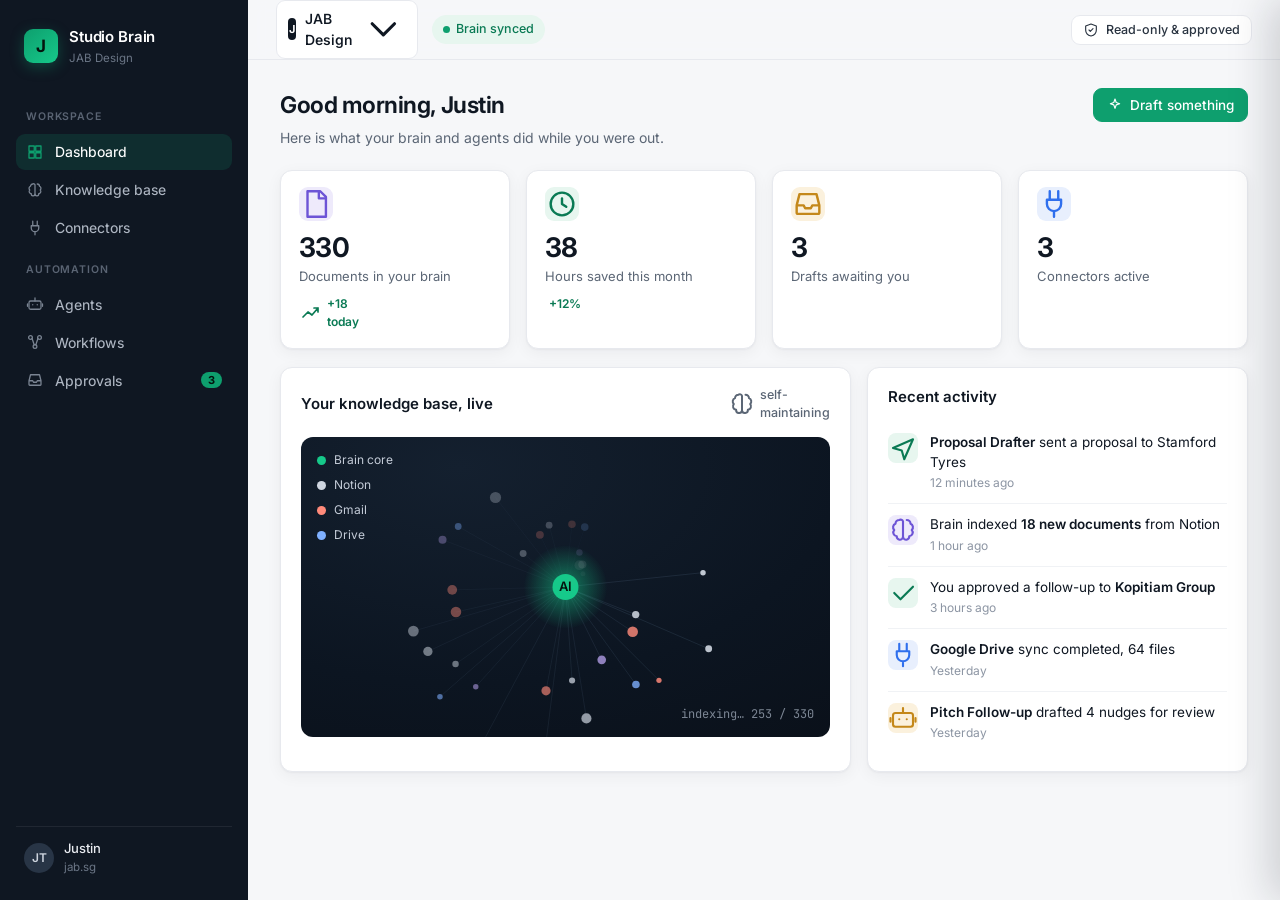
<file: index.html>
<!DOCTYPE html>
<html lang="en">
<head>
<meta charset="UTF-8">
<meta name="viewport" content="width=device-width, initial-scale=1.0">
<title>Studio Brain</title>
<link rel="preconnect" href="https://fonts.googleapis.com">
<link rel="preconnect" href="https://fonts.gstatic.com" crossorigin>
<link href="https://fonts.googleapis.com/css2?family=Inter:wght@400;450;500;550;600;650;680;700&family=JetBrains+Mono:wght@400;500&display=swap" rel="stylesheet">
<link rel="stylesheet" href="styles.css">
</head>
<body>
<div class="app">

  <aside class="sidebar">
    <div class="brand">
      <div class="brand-mark" id="brand-mark">J</div>
      <div>
        <div class="brand-name" id="brand-name">Studio Brain</div>
        <div class="brand-sub" id="brand-sub">JAB Design</div>
      </div>
    </div>

    <nav class="nav">
      <div class="nav-label">Workspace</div>
      <button class="nav-item active" data-route="dashboard"><span class="ico" data-i="grid"></span> Dashboard</button>
      <button class="nav-item" data-route="knowledge"><span class="ico" data-i="brain"></span> Knowledge base</button>
      <button class="nav-item" data-route="connectors"><span class="ico" data-i="plug"></span> Connectors</button>
      <div class="nav-label">Automation</div>
      <button class="nav-item" data-route="agents"><span class="ico" data-i="robot"></span> Agents</button>
      <button class="nav-item" data-route="workflows"><span class="ico" data-i="flow"></span> Workflows</button>
      <button class="nav-item" data-route="approvals"><span class="ico" data-i="inbox"></span> Approvals <span class="nav-badge" id="approvals-badge">3</span></button>
    </nav>

    <div class="side-foot">
      <div class="side-user">
        <div class="avatar" id="owner-init">JT</div>
        <div>
          <div style="color:#e8ebf0;font-size:13px;font-weight:500"><span id="owner-name">Justin</span></div>
          <small id="owner-domain">jab.sg</small>
        </div>
      </div>
    </div>
  </aside>

  <div class="main">
    <header class="topbar">
      <div class="workspace">
        <span class="ws-dot" id="ws-dot">J</span>
        <span id="ws-name">JAB Design</span>
        <span class="ico" data-i="chevron" style="width:15px;height:15px;color:var(--faint)"></span>
      </div>
      <span class="pill live"><span class="dot"></span> Brain synced</span>
      <div class="topbar-spacer"></div>
      <button class="btn btn-sm"><span class="ico" data-i="shield"></span> Read-only & approved</button>
    </header>

    <main class="view" id="view"></main>
  </div>
</div>

<div class="drawer-scrim" id="scrim"></div>
<aside class="drawer" id="drawer">
  <div class="drawer-head">
    <h3 id="drawer-title">Panel</h3>
    <button class="icon-btn" data-close-drawer><span class="ico" data-i="x"></span></button>
  </div>
  <div class="drawer-body" id="drawer-body"></div>
  <div class="drawer-foot" id="drawer-foot"></div>
</aside>

<div class="toast" id="toast"></div>

<script src="app.js"></script>
<script>
  /* paint nav icons (app.js owns the rest) */
  document.querySelectorAll('[data-i]').forEach(function(el){
    var n = el.getAttribute('data-i');
    if (window.I && window.I[n] !== undefined) {
      el.outerHTML = '<svg class="ico" viewBox="0 0 24 24" fill="none" stroke="currentColor" stroke-width="1.7" stroke-linecap="round" stroke-linejoin="round">' + window.I[n] + '</svg>';
    }
  });
</script>
</body>
</html>
</file>
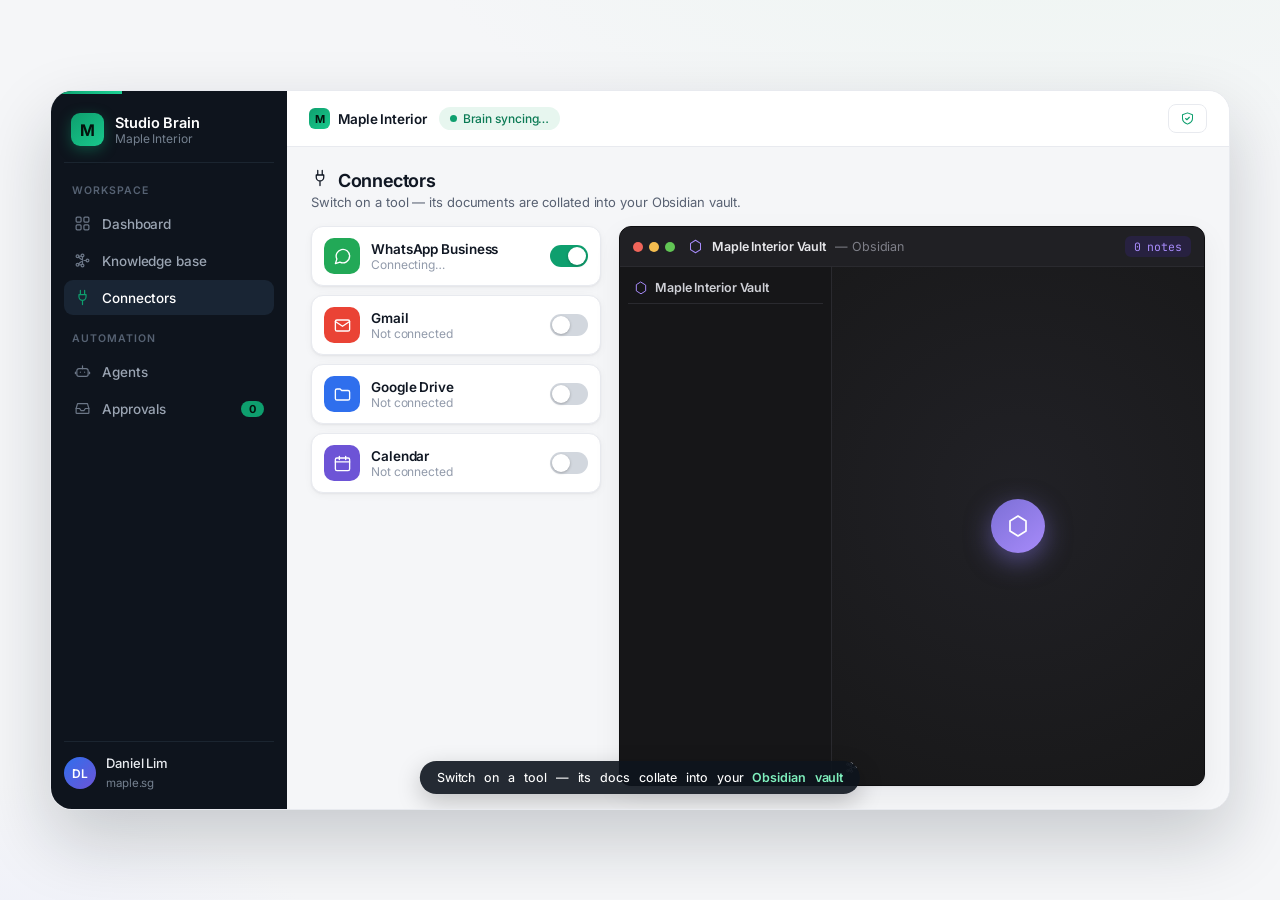
<file: agent-demo-reno.html>
<!doctype html>
<html lang="en">
<head>
<meta charset="utf-8"/>
<meta name="viewport" content="width=device-width, initial-scale=1"/>
<title>Studio Brain — how it works</title>
<link rel="preconnect" href="https://fonts.googleapis.com">
<link rel="preconnect" href="https://fonts.gstatic.com" crossorigin>
<link href="https://fonts.googleapis.com/css2?family=Inter:wght@400;450;500;600;700&family=JetBrains+Mono:wght@400;500&display=swap" rel="stylesheet">
<style>
  :root{
    --ink:#101723; --muted:#586172; --faint:#929bab; --line:#e8eaef; --line-soft:#f2f4f7;
    --bg:#f5f6f8; --surface:#ffffff; --accent:#0e9f6e; --accent-deep:#0a7a54; --accent-wash:#e7f6ef;
    --blue:#2f6fed; --violet:#6d54d6; --violet-wash:#eeeafb; --amber:#c4881a;
    --radius:12px; --radius-sm:8px; --radius-lg:16px;
    --shadow:0 1px 2px rgba(16,23,35,.05),0 2px 8px rgba(16,23,35,.04);
    --shadow-card:0 1px 3px rgba(16,23,35,.05),0 10px 30px rgba(16,23,35,.06);
    --shadow-lift:0 30px 70px rgba(16,23,35,.2);
    --ease:cubic-bezier(.22,.78,.24,1);
    --font:'Inter',-apple-system,BlinkMacSystemFont,'Segoe UI',sans-serif;
    --mono:'JetBrains Mono',ui-monospace,Menlo,monospace;
    /* obsidian */
    --o-bg:#1a1a1d; --o-side:#161618; --o-bar:#202024; --o-line:#2a2a2f; --o-txt:#cfd0d6; --o-mut:#7e7f88; --o-pur:#a78bfa;
    /* whatsapp */
    --wa-bg:#0b141a; --wa-head:#1f2c33; --wa-in:#1f2c34; --wa-out:#005c4b; --wa-txt:#e9edef; --wa-mut:#8696a0; --tick:#53bdeb;
  }
  *{box-sizing:border-box;margin:0;padding:0}
  html,body{height:100%}
  body{font-family:var(--font);color:var(--ink);-webkit-font-smoothing:antialiased;overflow:hidden;
       display:grid;place-items:center;min-height:100vh;letter-spacing:-.006em;
       background:radial-gradient(1100px 540px at 80% -14%,#edf5f1,transparent 58%),
                  radial-gradient(820px 460px at -6% 114%,#ebedfa,transparent 54%),var(--bg)}
  svg.i{width:18px;height:18px;stroke:currentColor;fill:none;stroke-width:1.7;stroke-linecap:round;stroke-linejoin:round;flex:none}

  .stage{position:relative;width:min(1180px,97vw);height:min(720px,94vh);border-radius:22px;overflow:hidden;
         background:var(--surface);box-shadow:var(--shadow-lift);border:1px solid var(--line);
         display:grid;grid-template-columns:236px 1fr}
  .rail{position:absolute;top:0;left:0;right:0;height:3px;z-index:80}
  .rail i{display:block;height:100%;width:0;background:linear-gradient(90deg,var(--accent),#1bd093);transition:width .5s linear}
  .replay{position:absolute;top:13px;right:15px;z-index:90;font-size:12.5px;color:var(--muted);background:var(--surface);
          border:1px solid var(--line);border-radius:9px;padding:7px 12px;display:none;align-items:center;gap:7px;cursor:pointer;box-shadow:var(--shadow)}
  .replay.show{display:inline-flex}

  /* sidebar */
  .side{background:#0e141d;color:#aeb6c2;padding:18px 13px;display:flex;flex-direction:column;gap:2px}
  .brand{display:flex;align-items:center;gap:11px;padding:4px 7px 16px;margin-bottom:4px;border-bottom:1px solid #1b2530}
  .bmark{width:33px;height:33px;border-radius:9px;background:linear-gradient(140deg,var(--accent),#19c98c);
         display:grid;place-items:center;color:#04130d;font-weight:700;font-size:16px;box-shadow:0 4px 14px rgba(14,159,110,.4)}
  .bname{color:#fff;font-weight:600;font-size:14.5px}.bsub{color:#74808f;font-size:12px}
  .nlabel{color:#566273;font-size:10.5px;text-transform:uppercase;letter-spacing:.09em;margin:15px 8px 7px;font-weight:600}
  .nitem{display:flex;align-items:center;gap:11px;padding:9px 10px;border-radius:9px;color:#9aa4b2;font-size:13.5px;font-weight:500;transition:.3s var(--ease)}
  .nitem svg.i{width:17px;height:17px;color:#6b7686;transition:.3s}
  .nitem.active{background:#192534;color:#fff}.nitem.active svg.i{color:var(--accent)}
  .nitem .nb{margin-left:auto;background:var(--accent);color:#04130d;font-size:11px;font-weight:700;border-radius:20px;padding:1px 8px;transition:.3s}
  .side-foot{margin-top:auto;border-top:1px solid #1b2530;padding-top:13px;display:flex;align-items:center;gap:10px}
  .ava{width:32px;height:32px;border-radius:50%;background:linear-gradient(135deg,#2f6fed,#6d54d6);display:grid;place-items:center;color:#fff;font-weight:600;font-size:12px}
  .side-foot .nm{color:#e8ebf0;font-size:13px;font-weight:500}.side-foot small{color:#74808f;font-size:11.5px}

  /* main */
  .main{display:flex;flex-direction:column;min-width:0}
  .top{display:flex;align-items:center;gap:12px;padding:13px 22px;border-bottom:1px solid var(--line);background:var(--surface)}
  .ws{display:flex;align-items:center;gap:8px;font-weight:600;font-size:13.5px}
  .wsdot{width:21px;height:21px;border-radius:6px;background:linear-gradient(140deg,var(--accent),#19c98c);display:grid;place-items:center;color:#04130d;font-weight:700;font-size:11px}
  .pill{display:inline-flex;align-items:center;gap:6px;font-size:12px;font-weight:500;padding:4px 11px;border-radius:20px;background:var(--accent-wash);color:var(--accent-deep)}
  .pill .lv{width:7px;height:7px;border-radius:50%;background:var(--accent);animation:pulse 2s infinite}
  @keyframes pulse{0%{box-shadow:0 0 0 0 rgba(14,159,110,.5)}70%{box-shadow:0 0 0 6px rgba(14,159,110,0)}100%{box-shadow:0 0 0 0 rgba(14,159,110,0)}}
  .spacer{flex:1}
  .ro{font-size:12px;color:var(--muted);display:flex;align-items:center;gap:7px;border:1px solid var(--line);border-radius:8px;padding:6px 11px}
  .ro svg.i{width:15px;height:15px;color:var(--accent)}

  .view{flex:1;position:relative;overflow:hidden;background:var(--bg)}
  .screen{position:absolute;inset:0;padding:22px 24px;opacity:0;transform:translateY(12px);transition:opacity .5s var(--ease),transform .5s var(--ease);pointer-events:none;overflow:hidden}
  .screen.on{opacity:1;transform:none;pointer-events:auto}
  .vhead{font-size:18px;font-weight:650;letter-spacing:-.02em;display:flex;align-items:center;gap:9px}
  .vsub{color:var(--muted);font-size:13px;margin-top:3px}

  /* ===== ACT 1: connectors + Obsidian vault ===== */
  .c1{display:grid;grid-template-columns:290px 1fr;gap:18px;margin-top:16px;height:calc(100% - 58px)}
  .conns{display:flex;flex-direction:column;gap:9px}
  .conn{background:var(--surface);border:1px solid var(--line);border-radius:var(--radius);padding:11px 12px;display:flex;align-items:center;gap:11px;box-shadow:var(--shadow);transition:.4s var(--ease)}
  .conn.live{border-color:#bfe8d6;box-shadow:0 0 0 3px var(--accent-wash)}
  .cic{width:36px;height:36px;border-radius:10px;display:grid;place-items:center;color:#fff;flex:none}
  .cic svg.i{width:19px;height:19px;color:#fff}
  .cmeta{min-width:0}.cname{font-weight:600;font-size:13.5px}.cstat{font-size:12px;color:var(--faint);display:flex;align-items:center;gap:5px}
  .conn.live .cstat{color:var(--accent-deep)}
  .cstat svg.i{width:13px;height:13px}
  .switch{margin-left:auto;width:38px;height:22px;border-radius:20px;background:#d2d7de;position:relative;flex:none;transition:.35s var(--ease)}
  .switch::after{content:"";position:absolute;top:2px;left:2px;width:18px;height:18px;border-radius:50%;background:#fff;box-shadow:0 1px 3px rgba(0,0,0,.25);transition:.35s var(--ease)}
  .switch.on{background:var(--accent)}.switch.on::after{transform:translateX(16px)}

  /* obsidian window */
  .obs{background:var(--o-bg);border:1px solid #0e0e10;border-radius:var(--radius);box-shadow:var(--shadow-card);overflow:hidden;display:flex;flex-direction:column;color:var(--o-txt)}
  .obs-bar{display:flex;align-items:center;gap:9px;padding:9px 13px;background:var(--o-bar);border-bottom:1px solid var(--o-line);font-size:12.5px}
  .obs-bar .dots{display:flex;gap:6px;margin-right:4px}
  .obs-bar .dots i{width:10px;height:10px;border-radius:50%;display:block}
  .obs-bar .dots i:nth-child(1){background:#f0655a}.obs-bar .dots i:nth-child(2){background:#f5bd4f}.obs-bar .dots i:nth-child(3){background:#61c554}
  .obs-bar .hex{color:var(--o-pur);display:flex}.obs-bar .hex svg.i{width:15px;height:15px;color:var(--o-pur)}
  .obs-bar .vname{font-weight:600;color:#e6e6ea}.obs-bar .sub{color:var(--o-mut)}
  .obs-bar .ocount{margin-left:auto;font-family:var(--mono);font-size:11.5px;color:var(--o-pur);background:#272140;padding:3px 9px;border-radius:6px}
  .obs-body{flex:1;display:grid;grid-template-columns:212px 1fr;min-height:0}
  .obs-tree{background:var(--o-side);border-right:1px solid var(--o-line);padding:9px 8px;overflow-y:auto;font-size:12.5px}
  .obs-tree::-webkit-scrollbar{width:6px}.obs-tree::-webkit-scrollbar-thumb{background:#34343a;border-radius:3px}
  .vault-row{display:flex;align-items:center;gap:7px;color:#cfd0d6;font-weight:600;padding:4px 6px 8px;border-bottom:1px solid var(--o-line);margin-bottom:5px}
  .vault-row svg.i{width:14px;height:14px;color:var(--o-pur)}
  .tfolder{display:flex;align-items:center;gap:6px;color:#b3b4ba;font-weight:600;padding:6px 6px 3px;font-size:12px;
           opacity:0;transform:translateX(-5px);transition:.4s var(--ease)}
  .tfolder.in{opacity:1;transform:none}
  .tfolder svg.i{width:13px;height:13px;color:#8a8a90}
  .tfile{display:flex;align-items:center;gap:7px;color:#9a9ba2;padding:4px 6px 4px 19px;border-radius:5px;
         opacity:0;transform:translateX(-6px);transition:.38s var(--ease)}
  .tfile.in{opacity:1;transform:none}
  .tfile:hover{background:#232327}
  .tfile svg.i{width:12px;height:12px;color:#7e7f88}
  .tfile.md svg.i{color:var(--o-pur)}
  .tfile .more{color:#62636b;font-style:italic}
  .obs-graph{position:relative;overflow:hidden;background:radial-gradient(circle at 50% 44%,#212126,#181819)}
  .obs-graph svg.edges{position:absolute;inset:0;width:100%;height:100%}
  .node{position:absolute;border-radius:50%;transform:translate(-50%,-50%) scale(0);opacity:0;transition:transform .55s var(--ease),opacity .4s}
  .node.in{transform:translate(-50%,-50%) scale(1);opacity:1}
  .node.core{width:54px;height:54px;background:linear-gradient(140deg,#7c6fd6,#a78bfa);box-shadow:0 8px 26px rgba(124,111,214,.55);display:grid;place-items:center;z-index:3}
  .node.core svg.i{width:24px;height:24px;color:#fff}
  .node.lbl{font-size:10px}
  .edge{stroke:#3a3a52;stroke-width:1.1;opacity:0;transition:opacity .5s}.edge.in{opacity:1}
  .obs-graph .ghint{position:absolute;left:13px;bottom:11px;font-size:11px;color:var(--o-mut);display:flex;align-items:center;gap:6px}
  .obs-graph .ghint svg.i{width:13px;height:13px;color:var(--o-mut)}

  /* ===== ACT 2/3 split ===== */
  .c2{display:grid;grid-template-columns:1fr 322px;gap:22px;margin-top:16px;height:calc(100% - 58px)}
  .inbox{display:flex;flex-direction:column;gap:12px;overflow:hidden}
  .enq{background:var(--surface);border:1px solid var(--line);border-radius:var(--radius);box-shadow:var(--shadow-card);overflow:hidden;
       opacity:0;transform:translateY(10px) scale(.99);transition:opacity .5s var(--ease),transform .5s var(--ease),box-shadow .3s,border-color .3s}
  .enq.in{opacity:1;transform:none}
  .enq.active{border-color:#bfe8d6;box-shadow:0 0 0 3px var(--accent-wash),var(--shadow-card)}
  .ehead{display:flex;align-items:center;gap:10px;padding:11px 14px;border-bottom:1px solid var(--line-soft)}
  .chip{font-size:11px;font-weight:600;padding:3px 9px;border-radius:6px;display:inline-flex;align-items:center;gap:5px}
  .chip svg.i{width:12px;height:12px}
  .chip.wa{color:#0a7a3f;background:#e3f7ea}.chip.gm{color:#b23227;background:#fceae8}
  .efrom{font-weight:600;font-size:13.5px}.ewhen{margin-left:auto;color:var(--faint);font-size:12px}
  .ebody{padding:12px 14px}
  .eq{color:var(--muted);font-size:13px;background:var(--line-soft);border-radius:9px;padding:10px 12px;line-height:1.5}
  .drow{margin-top:12px;opacity:0;max-height:0;overflow:hidden;transition:opacity .4s,max-height .5s var(--ease)}
  .drow.open{opacity:1;max-height:220px}
  .dlabel{font-size:11px;letter-spacing:.02em;color:var(--faint);margin-bottom:7px;display:flex;align-items:center;gap:6px;font-weight:500}
  .dlabel svg.i{width:14px;height:14px;color:var(--accent)}
  .dlabel b{color:var(--accent-deep);font-weight:600}
  .draft{font-size:13.5px;line-height:1.55;color:var(--ink)}
  .cursor{display:inline-block;width:6px;height:14px;background:var(--accent);margin-left:1px;vertical-align:-2px;animation:bl .8s steps(1) infinite}
  @keyframes bl{50%{opacity:0}}
  .efoot{display:flex;align-items:center;gap:9px;padding:11px 14px;border-top:1px solid var(--line-soft);background:#fcfdfe;opacity:0;max-height:0;overflow:hidden;transition:opacity .4s,max-height .45s var(--ease)}
  .efoot.open{opacity:1;max-height:64px}
  .btn{border:1px solid var(--line);background:var(--surface);color:var(--ink);font-size:13px;font-weight:550;padding:8px 13px;border-radius:9px;display:inline-flex;align-items:center;gap:7px;transition:.2s}
  .btn svg.i{width:15px;height:15px}
  .btn.ghost{color:var(--muted)}
  .btn.primary{background:var(--accent);border-color:var(--accent);color:#fff;box-shadow:0 4px 14px rgba(14,159,110,.3)}
  .btn.sent{background:#eef6f2;border-color:#cfe7dc;color:var(--accent-deep);box-shadow:none}
  .grew{margin-left:auto;font-size:12px;color:var(--faint);display:flex;align-items:center;gap:6px}
  .grew svg.i{width:13px;height:13px}

  /* phone */
  .phonecol{display:flex;flex-direction:column;align-items:center;justify-content:center;gap:11px}
  .phonecap{font-size:11.5px;color:var(--faint);font-weight:500;display:flex;align-items:center;gap:6px}
  .phonecap svg.i{width:13px;height:13px;color:#0a7a3f}
  .phone{width:300px;height:586px;background:var(--wa-bg);border-radius:38px;border:11px solid #0a0e12;overflow:hidden;display:flex;flex-direction:column;
         box-shadow:0 34px 70px rgba(0,0,0,.42),inset 0 0 0 2px #1c2228;position:relative;
         opacity:0;transform:translateY(14px) scale(.97);transition:opacity .6s var(--ease),transform .7s var(--ease)}
  .phone.in{opacity:1;transform:none}
  .notch{position:absolute;top:7px;left:50%;transform:translateX(-50%);width:96px;height:20px;background:#0a0e12;border-radius:0 0 14px 14px;z-index:5}
  .statusbar{display:flex;align-items:center;padding:8px 18px 2px;font-size:11px;color:var(--wa-txt);font-weight:600}
  .statusbar .sb-r{margin-left:auto;display:flex;gap:5px;align-items:center}
  .statusbar svg{width:14px;height:11px;fill:var(--wa-txt)}
  .wahead{background:var(--wa-head);display:flex;align-items:center;gap:9px;padding:7px 12px}
  .wahead svg.i{color:#aebac1;width:19px;height:19px}
  .waav{width:33px;height:33px;border-radius:50%;background:linear-gradient(135deg,#f0997b,#d4537e);display:grid;place-items:center;font-weight:700;color:#fff;font-size:12px}
  .waname{color:var(--wa-txt);font-weight:600;font-size:13.5px;line-height:1.2}.wast{color:#8696a0;font-size:11px}
  .wast.typing{color:#22c35e}
  .wahead .sp{margin-left:auto;display:flex;gap:16px}
  .wachat{flex:1;overflow-y:auto;padding:12px 11px;display:flex;flex-direction:column;gap:7px;
          background-image:linear-gradient(rgba(11,20,26,.94),rgba(11,20,26,.94)),
            repeating-linear-gradient(45deg,#162029 0 10px,#131c24 10px 20px)}
  .datepill{align-self:center;background:#182430;color:#8696a0;font-size:10.5px;padding:3px 10px;border-radius:7px;margin-bottom:3px}
  .row{display:flex}.row.out{justify-content:flex-end}
  .bub{max-width:82%;padding:6px 9px 4px;border-radius:9px;font-size:13.5px;color:var(--wa-txt);white-space:pre-wrap;position:relative;animation:pop .25s ease;box-shadow:0 1px 1px rgba(0,0,0,.18);line-height:1.4}
  .in .bub{background:var(--wa-in);border-top-left-radius:2px}.out .bub{background:var(--wa-out);border-top-right-radius:2px}
  .bmeta{display:inline-block;float:right;font-size:9.5px;color:var(--wa-mut);margin:5px 0 0 8px;position:relative;top:3px}
  .bmeta svg{width:14px;height:11px;vertical-align:-1px;margin-left:2px}
  @keyframes pop{from{transform:translateY(6px) scale(.97);opacity:0}to{transform:none;opacity:1}}
  .typing{display:inline-flex;gap:3px;align-items:center;padding:2px 0}
  .typing i{width:6px;height:6px;border-radius:50%;background:var(--wa-mut);animation:tb 1s infinite}
  .typing i:nth-child(2){animation-delay:.2s}.typing i:nth-child(3){animation-delay:.4s}
  @keyframes tb{0%,60%,100%{opacity:.3}30%{opacity:1}}
  .wainput{background:var(--wa-head);display:flex;align-items:center;gap:9px;padding:8px 11px}
  .wainput .box{flex:1;background:#2a3942;border-radius:18px;padding:8px 13px;color:#8696a0;font-size:12.5px}
  .wainput .snd{width:34px;height:34px;border-radius:50%;background:var(--accent);display:grid;place-items:center;flex:none}
  .wainput .snd svg.i{color:#fff;width:17px;height:17px}

  /* stats */
  .stats{display:grid;grid-template-columns:repeat(4,1fr);gap:11px;margin-top:14px;opacity:0;transform:translateY(8px);transition:.55s var(--ease)}
  .stats.in{opacity:1;transform:none}
  .stat{background:var(--surface);border:1px solid var(--line);border-radius:var(--radius);padding:12px 14px;box-shadow:var(--shadow)}
  .snum{font-size:21px;font-weight:680;letter-spacing:-.03em}.slbl{font-size:12px;color:var(--muted);margin-top:1px}

  /* caption */
  .cap{position:absolute;left:50%;bottom:15px;transform:translateX(-50%);z-index:85;background:rgba(14,20,29,.9);color:#fff;
       font-size:12.5px;padding:9px 17px;border-radius:30px;box-shadow:0 8px 24px rgba(0,0,0,.22);
       display:flex;align-items:center;gap:9px;white-space:nowrap;transition:opacity .35s;font-weight:450}
  .cap b{color:#7ff0bd;font-weight:600}
  .rv{opacity:0;transform:translateY(5px);display:inline-block;animation:rvin .45s var(--ease) forwards}
  @keyframes rvin{to{opacity:1;transform:none}}
</style>
</head>
<body>
<div class="stage" id="stage">
  <div class="rail"><i id="rail"></i></div>
  <button class="replay" id="replay"></button>

  <aside class="side">
    <div class="brand"><div class="bmark">M</div><div><div class="bname">Studio Brain</div><div class="bsub">Maple Interior</div></div></div>
    <div class="nlabel">Workspace</div>
    <div class="nitem" data-nav="dashboard" data-ic="grid">Dashboard</div>
    <div class="nitem" data-nav="knowledge" data-ic="brain">Knowledge base</div>
    <div class="nitem" data-nav="connectors" data-ic="plug">Connectors</div>
    <div class="nlabel">Automation</div>
    <div class="nitem" data-nav="agents" data-ic="bot">Agents</div>
    <div class="nitem" data-nav="approvals" data-ic="inbox">Approvals<span class="nb" id="badge">0</span></div>
    <div class="side-foot"><div class="ava">DL</div><div><div class="nm">Daniel Lim</div><small>maple.sg</small></div></div>
  </aside>

  <div class="main">
    <header class="top">
      <div class="ws"><span class="wsdot">M</span>Maple Interior</div>
      <span class="pill"><span class="lv"></span><span id="syncpill">Brain syncing…</span></span>
      <div class="spacer"></div>
      <div class="ro" data-ic2="shield">Read-only &amp; approved</div>
    </header>

    <div class="view">
      <!-- ACT 1 -->
      <section class="screen" id="s-conn">
        <div class="vhead"><span data-ic2="plug"></span>Connectors</div>
        <div class="vsub">Switch on a tool — its documents are collated into your Obsidian vault.</div>
        <div class="c1">
          <div class="conns" id="conns"></div>
          <div class="obs">
            <div class="obs-bar">
              <span class="dots"><i></i><i></i><i></i></span>
              <span class="hex" data-ic2="hex"></span>
              <span class="vname">Maple Interior Vault</span><span class="sub">— Obsidian</span>
              <span class="ocount" id="bcount">0 notes</span>
            </div>
            <div class="obs-body">
              <div class="obs-tree" id="tree">
                <div class="vault-row" data-ic2="hex">Maple Interior Vault</div>
              </div>
              <div class="obs-graph" id="graph">
                <svg class="edges" id="edges"></svg>
                <div class="ghint" data-ic2="brain"><span>Graph view · live</span></div>
              </div>
            </div>
          </div>
        </div>
      </section>

      <!-- ACT 2/3 -->
      <section class="screen" id="s-appr">
        <div class="vhead"><span data-ic2="inbox"></span>Approvals</div>
        <div class="vsub">Enquiries from every channel land here. Your agent drafts — you approve.</div>
        <div class="c2">
          <div>
            <div class="inbox" id="inbox"></div>
            <div class="stats" id="stats">
              <div class="stat"><div class="snum" id="st1">2</div><div class="slbl">channels unified</div></div>
              <div class="stat"><div class="snum" id="st2">2</div><div class="slbl">on-brand replies</div></div>
              <div class="stat"><div class="snum" id="st3">588</div><div class="slbl">vault notes used</div></div>
              <div class="stat"><div class="snum">9s</div><div class="slbl">avg. reply time</div></div>
            </div>
          </div>
          <div class="phonecol">
            <div class="phonecap"><span data-ic2="msg"></span>Live on WhatsApp Business</div>
            <div class="phone" id="phone">
              <div class="notch"></div>
              <div class="statusbar"><span id="clock">9:41</span><span class="sb-r">
                <svg viewBox="0 0 18 14"><rect x="0" y="9" width="3" height="5" rx="1"/><rect x="5" y="6" width="3" height="8" rx="1"/><rect x="10" y="3" width="3" height="11" rx="1"/><rect x="15" y="0" width="3" height="14" rx="1"/></svg>
                <svg viewBox="0 0 20 14"><rect x="0" y="2" width="17" height="10" rx="2" stroke="#e9edef" fill="none" stroke-width="1.4"/><rect x="2" y="4" width="12" height="6" rx="1"/><rect x="18" y="5" width="2" height="4" rx="1"/></svg>
              </span></div>
              <div class="wahead">
                <span data-ic2="back"></span>
                <div class="waav">WJ</div>
                <div><div class="waname">Wei Jie · new homeowner</div><div class="wast" id="wast">online</div></div>
                <div class="sp"><span data-ic2="video"></span><span data-ic2="phone"></span></div>
              </div>
              <div class="wachat" id="wachat"><div class="datepill">TODAY</div></div>
              <div class="wainput"><div class="box">Message</div><div class="snd"><span data-ic2="send"></span></div></div>
            </div>
          </div>
        </div>
      </section>
    </div>
  </div>

  <div class="cap" id="cap"></div>
</div>

<script>
const ICON={
  grid:'<rect x="3" y="3" width="7" height="7" rx="1.5"/><rect x="14" y="3" width="7" height="7" rx="1.5"/><rect x="3" y="14" width="7" height="7" rx="1.5"/><rect x="14" y="14" width="7" height="7" rx="1.5"/>',
  brain:'<circle cx="5" cy="6" r="2"/><circle cx="5" cy="18" r="2"/><circle cx="19" cy="12" r="2"/><circle cx="12" cy="5" r="2"/><circle cx="12" cy="19" r="2"/><path d="M7 6h3M7 18h3M14 12h3M12 7v4M12 17v-4M6.5 7.5l4 3M6.5 16.5l4-3"/>',
  plug:'<path d="M9 2v6M15 2v6M7 8h10v3a5 5 0 0 1-10 0V8zM12 16v6"/>',
  bot:'<rect x="4" y="8" width="16" height="11" rx="3"/><path d="M12 8V4M9 13h.01M15 13h.01M2 13v2M22 13v2"/>',
  inbox:'<path d="M3 12h5l2 3h4l2-3h5"/><path d="M5 5h14l2 7v6a1 1 0 0 1-1 1H4a1 1 0 0 1-1-1v-6z"/>',
  shield:'<path d="M12 3l8 3v6c0 4-3 7-8 9-5-2-8-5-8-9V6z"/><path d="M9 12l2 2 4-4"/>',
  hex:'<path d="M12 2l8 5v10l-8 5-8-5V7z"/>',
  msg:'<path d="M21 11.5a8.5 8.5 0 0 1-12.3 7.6L3 21l1.9-5.7A8.5 8.5 0 1 1 21 11.5z"/>',
  mail:'<rect x="3" y="5" width="18" height="14" rx="2"/><path d="M3 7l9 6 9-6"/>',
  folder:'<path d="M3 7a2 2 0 0 1 2-2h4l2 2h8a2 2 0 0 1 2 2v8a2 2 0 0 1-2 2H5a2 2 0 0 1-2-2z"/>',
  folderopen:'<path d="M3 7a2 2 0 0 1 2-2h4l2 2h8a2 2 0 0 1 2 2M3 7v10a2 2 0 0 0 2 2h12.5a1.5 1.5 0 0 0 1.45-1.1L21 9H6.5a1.5 1.5 0 0 0-1.45 1.1z"/>',
  cal:'<rect x="3" y="5" width="18" height="16" rx="2"/><path d="M8 3v4M16 3v4M3 10h18"/>',
  doc:'<path d="M14 3v5h5"/><path d="M14 3H6a1 1 0 0 0-1 1v16a1 1 0 0 0 1 1h12a1 1 0 0 0 1-1V8z"/><path d="M9 13h6M9 17h6"/>',
  pdf:'<path d="M14 3v5h5"/><path d="M14 3H6a1 1 0 0 0-1 1v16a1 1 0 0 0 1 1h12a1 1 0 0 0 1-1V8z"/><path d="M8.5 17v-3.2h1.1a1 1 0 0 1 0 2H8.5"/>',
  pen:'<path d="M12 20h9"/><path d="M16.5 3.5a2.1 2.1 0 0 1 3 3L7 19l-4 1 1-4z"/>',
  check:'<path d="M20 6L9 17l-5-5"/>',
  send:'<path d="M22 2L11 13"/><path d="M22 2l-7 20-4-9-9-4z"/>',
  back:'<path d="M15 18l-6-6 6-6"/>',
  video:'<rect x="2" y="6" width="14" height="12" rx="2"/><path d="M16 10l6-3v10l-6-3z"/>',
  phone:'<path d="M22 16.9v3a2 2 0 0 1-2.2 2 19.8 19.8 0 0 1-8.6-3 19.5 19.5 0 0 1-6-6 19.8 19.8 0 0 1-3-8.6A2 2 0 0 1 4.1 2h3a2 2 0 0 1 2 1.7c.1 1 .4 1.9.7 2.8a2 2 0 0 1-.5 2.1L8.1 9.9a16 16 0 0 0 6 6l1.3-1.3a2 2 0 0 1 2.1-.5c.9.3 1.8.6 2.8.7a2 2 0 0 1 1.7 2z"/>',
  spark:'<path d="M12 3v4M12 17v4M3 12h4M17 12h4M6 6l2.5 2.5M15.5 15.5L18 18M18 6l-2.5 2.5M8.5 15.5L6 18"/>',
};
function ico(n,cls){return '<svg class="i '+(cls||'')+'" viewBox="0 0 24 24">'+(ICON[n]||'')+'</svg>';}
document.querySelectorAll('[data-ic]').forEach(e=>{e.insertAdjacentHTML('afterbegin',ico(e.dataset.ic));});
document.querySelectorAll('[data-ic2]').forEach(e=>{e.innerHTML=ico(e.dataset.ic2);});

const sleep=ms=>new Promise(r=>setTimeout(r,ms));
const $=id=>document.getElementById(id);
const rand=(a,b)=>a+Math.random()*(b-a);
function setRail(p){$('rail').style.width=p+'%';}
function nav(id){document.querySelectorAll('.nitem').forEach(n=>n.classList.toggle('active',n.dataset.nav===id));}
function show(scr){document.querySelectorAll('.screen').forEach(s=>s.classList.remove('on'));$(scr).classList.add('on');}
function cap(html){const c=$('cap');c.style.opacity=0;setTimeout(()=>{
  c.innerHTML=html.split(' ').map((w,i)=>`<span class="rv" style="animation-delay:${i*40}ms">${w}</span>`).join(' ');
  c.style.opacity=1;},220);}
$('replay').innerHTML=ico('spark')+' Replay';

/* connectors + their vault files */
const CONNS=[
  {id:'whatsapp',name:'WhatsApp Business',ic:'msg',color:'#22a957',notes:312,stat:'312 chats',
   folder:'WhatsApp enquiries',files:[['Wei Jie — 4rm BTO Tengah.md','md'],['Priya — Bishan condo.md','md'],['Enquiry log.md','md']],more:309},
  {id:'gmail',name:'Gmail',ic:'mail',color:'#ea4335',notes:276,stat:'276 threads',
   folder:'Client emails',files:[['Site visit notes.md','md'],['Quotes & invoices.md','md']],more:274},
  {id:'drive',name:'Google Drive',ic:'folder',color:'#2f6fed',notes:120,stat:'project files',
   folder:'Project files',files:[['4-room BTO Tampines.pdf','pdf'],['Package tiers & pricing.md','md'],['Materials & finishes.pdf','pdf']],more:117},
  {id:'calendar',name:'Calendar',ic:'cal',color:'#6d54d6',notes:0,stat:'consults',
   folder:'Schedule',files:[['Site visits.md','md'],['Handover dates.md','md']],more:0},
];
function renderConns(){
  $('conns').innerHTML=CONNS.map(c=>`
    <div class="conn" data-c="${c.id}">
      <div class="cic" style="background:${c.color}">${ico(c.ic)}</div>
      <div class="cmeta"><div class="cname">${c.name}</div><div class="cstat" data-s>Not connected</div></div>
      <div class="switch" data-sw></div>
    </div>`).join('');
}

/* obsidian tree fill */
function addFiles(c){
  const tree=$('tree');
  const f=document.createElement('div');f.className='tfolder';f.innerHTML=ico('folderopen')+c.folder;tree.appendChild(f);
  requestAnimationFrame(()=>f.classList.add('in'));
  c.files.forEach((file,i)=>{
    const row=document.createElement('div');row.className='tfile '+file[1];
    row.innerHTML=ico(file[1]==='pdf'?'pdf':'doc')+'<span>'+file[0]+'</span>';
    tree.appendChild(row);setTimeout(()=>row.classList.add('in'),120+i*110);
  });
  if(c.more>0){const m=document.createElement('div');m.className='tfile';m.innerHTML='<span class="more">+ '+c.more+' more notes</span>';
    tree.appendChild(m);setTimeout(()=>m.classList.add('in'),120+c.files.length*110);}
}

/* graph */
let nodeCount=0;
function placeCore(){const g=$('graph');const c=document.createElement('div');c.className='node core';
  c.style.left='50%';c.style.top='50%';c.innerHTML=ico('hex');g.appendChild(c);requestAnimationFrame(()=>c.classList.add('in'));}
function burst(color,n){
  const g=$('graph'),svg=$('edges');const W=g.clientWidth,H=g.clientHeight;
  for(let i=0;i<n;i++){
    const ang=rand(0,Math.PI*2),r=rand(58,Math.min(W,H)/2-18);
    const x=W/2+Math.cos(ang)*r,y=H/2+Math.sin(ang)*r,sz=rand(7,12);
    const d=document.createElement('div');d.className='node';d.style.cssText=`width:${sz}px;height:${sz}px;left:${x}px;top:${y}px;background:${color};box-shadow:0 2px 8px ${color}66`;
    g.appendChild(d);
    const ln=document.createElementNS('http://www.w3.org/2000/svg','line');
    ln.setAttribute('x1',W/2);ln.setAttribute('y1',H/2);ln.setAttribute('x2',x);ln.setAttribute('y2',y);ln.setAttribute('class','edge');svg.appendChild(ln);
    setTimeout(()=>{d.classList.add('in');ln.classList.add('in');},i*55);
  }
}
async function activate(c){
  const card=document.querySelector(`[data-c="${c.id}"]`);
  const sw=card.querySelector('[data-sw]'),st=card.querySelector('[data-s]');
  sw.classList.add('on');st.textContent='Connecting…';await sleep(600);
  card.classList.add('live');st.innerHTML=ico('check')+' Active · '+c.stat+' indexed';
  burst(c.color,Math.min(24,Math.round(c.notes/15)+6));
  addFiles(c);
  const to=nodeCount+c.notes,step=Math.ceil((c.notes||40)/22);
  const t=setInterval(()=>{nodeCount=Math.min(to,nodeCount+step);$('bcount').textContent=nodeCount+' notes';if(nodeCount>=to)clearInterval(t);},45);
  await sleep(1150);
}

/* whatsapp */
function waAdd(side,html){const r=document.createElement('div');r.className='row '+side;r.innerHTML='<div class="bub">'+html+'</div>';$('wachat').appendChild(r);$('wachat').scrollTop=1e6;return r;}
const tickSvg='<svg viewBox="0 0 18 14"><path d="M1 7l3.5 3.5L11 4" stroke="var(--tick)" stroke-width="1.6" fill="none"/><path d="M6 7l3.5 3.5L16 4" stroke="var(--tick)" stroke-width="1.6" fill="none"/></svg>';
function clk(){return $('clock').textContent;}
async function typeBubble(bub,text){const el=bub.querySelector('.bub');el.textContent='';for(let i=0;i<text.length;i++){el.textContent+=text[i];$('wachat').scrollTop=1e6;await sleep(11+Math.random()*15);}
  el.innerHTML=text+'<span class="bmeta">'+clk()+tickSvg+'</span>';}

/* enquiries */
const ENQS=[
  {id:'rachel',ch:'wa',from:'Wei Jie · new homeowner',when:'2m ago',phone:true,
   q:"Hi! just collected my BTO keys at Tengah, 4-room. looking to reno, budget around 50k. do you do full home packages? when can we meet?",
   reply:"hi Wei Jie, congrats on the keys 🔑 4-room full-home packages are our bread and butter. quick few Qs so we quote right: is it a bare unit or keeping any built-in carpentry, and what's your rough move-in timeline? easiest is a 45-min consult at our showroom or a video walkthrough of the unit. i've got Thu 8pm or Sat 11am open, which suits?",
   sentVia:'WhatsApp'},
  {id:'james',ch:'gm',from:'Priya · resale condo owner',when:'just now',phone:false,
   q:"We just bought a resale condo in Bishan and want to redo the kitchen and master bath. Can you take this on, and what's your typical process and timeline?",
   reply:"Hi Priya, congrats on the new place. Kitchen and master-bath resale jobs are right in our wheelhouse. Our usual flow: a site visit to measure and see how you live in the space, then a design and fixed quote within a week, then build. Resale timelines usually run 6 to 9 weeks depending on scope. Happy to come take a look this week — would a weekday evening or Saturday suit you better?",
   sentVia:'Gmail'},
];
function renderInbox(){
  $('inbox').innerHTML=ENQS.map(e=>`
   <div class="enq" data-e="${e.id}">
     <div class="ehead">
       <span class="chip ${e.ch}">${ico(e.ch==='wa'?'msg':'mail')}${e.ch==='wa'?'WhatsApp':'Gmail'}</span>
       <span class="efrom">${e.from}</span><span class="ewhen">${e.when}</span>
     </div>
     <div class="ebody">
       <div class="eq">${e.q}</div>
       <div class="drow" data-draft>
         <div class="dlabel">${ico('pen')}Drafted in your firm's voice <b>· grounded in the vault</b></div>
         <div class="draft" data-dtext></div>
       </div>
     </div>
     <div class="efoot" data-foot>
       <button class="btn ghost">Edit</button>
       <button class="btn primary" data-approve>${ico('check')}Approve &amp; send</button>
       <span class="grew" data-grew></span>
     </div>
   </div>`).join('');
}
async function typeDraft(el,text){el.innerHTML='';let s='';for(let i=0;i<text.length;i++){s+=text[i];el.innerHTML=s+'<span class="cursor"></span>';await sleep(10+Math.random()*13);}el.textContent=text;}

async function handleEnq(e){
  const card=document.querySelector(`[data-e="${e.id}"]`);card.classList.add('active');
  const draft=card.querySelector('[data-draft]'),dtext=card.querySelector('[data-dtext]');
  const foot=card.querySelector('[data-foot]'),grew=card.querySelector('[data-grew]'),btn=card.querySelector('[data-approve]');
  cap(`Agent searches the vault, drafts for <b>${e.from.split(' · ')[0]}</b>`);
  grew.innerHTML=ico('brain')+'reading vault…';
  draft.classList.add('open');await sleep(450);foot.classList.add('open');
  await typeDraft(dtext,e.reply);
  grew.innerHTML=ico('check')+'grounded · 588 notes';
  cap('Reply ready — <b>one click to approve</b>');await sleep(850);
  btn.style.transform='scale(.97)';btn.innerHTML=ico('send')+'Sending…';await sleep(650);
  if(e.phone){$('wast').textContent='online';const out=waAdd('out','<span class="typing"><i></i><i></i><i></i></span>');await sleep(500);await typeBubble(out,e.reply);}
  btn.style.transform='';btn.className='btn sent';btn.innerHTML=ico('check')+'Sent via '+e.sentVia;
  card.classList.remove('active');
  cap(`<b>Sent on ${e.sentVia}</b> — on-brand, approved by you`);await sleep(1200);
}

function reset(){
  nodeCount=0;renderConns();renderInbox();
  $('graph').querySelectorAll('.node').forEach(n=>n.remove());$('edges').innerHTML='';
  $('tree').innerHTML='<div class="vault-row">'+ico('hex')+'Maple Interior Vault</div>';
  $('bcount').textContent='0 notes';$('badge').textContent='0';$('wachat').innerHTML='<div class="datepill">TODAY</div>';
  $('phone').classList.remove('in');$('stats').classList.remove('in');$('replay').classList.remove('show');
  setRail(0);$('syncpill').textContent='Brain syncing…';
}
async function run(){
  reset();placeCore();
  nav('connectors');show('s-conn');setRail(6);
  cap('Switch on a tool — its docs collate into your <b>Obsidian vault</b>');await sleep(850);
  await activate(CONNS[0]);setRail(22);
  await activate(CONNS[1]);setRail(38);
  await activate(CONNS[2]);setRail(50);
  $('syncpill').textContent='Brain synced';
  cap('<b>One vault</b> — every chat, email and file, linked and searchable');await sleep(1400);

  nav('approvals');show('s-appr');setRail(56);
  cap('Now enquiries arrive — <b>from every channel, into one place</b>');
  $('phone').classList.add('in');await sleep(500);
  $('wast').className='wast typing';$('wast').textContent='typing…';
  const inb=waAdd('in','<span class="typing"><i></i><i></i><i></i></span>');await sleep(1100);
  inb.querySelector('.bub').innerHTML=ENQS[0].q+'<span class="bmeta">'+clk()+'</span>';
  $('wast').className='wast';$('wast').textContent='online';
  document.querySelector('[data-e="rachel"]').classList.add('in');$('badge').textContent='1';await sleep(900);
  document.querySelector('[data-e="james"]').classList.add('in');$('badge').textContent='2';await sleep(1000);
  setRail(64);

  await handleEnq(ENQS[0]);$('badge').textContent='1';setRail(82);
  await handleEnq(ENQS[1]);$('badge').textContent='0';setRail(96);

  $('stats').classList.add('in');setRail(100);
  cap('Tools → vault → on-brand replies — <b>you approve every word</b>');await sleep(2500);
  $('replay').classList.add('show');await sleep(1500);run();
}
$('replay').addEventListener('click',()=>{$('replay').classList.remove('show');run();});
run();
</script>
</body>
</html>
</file>
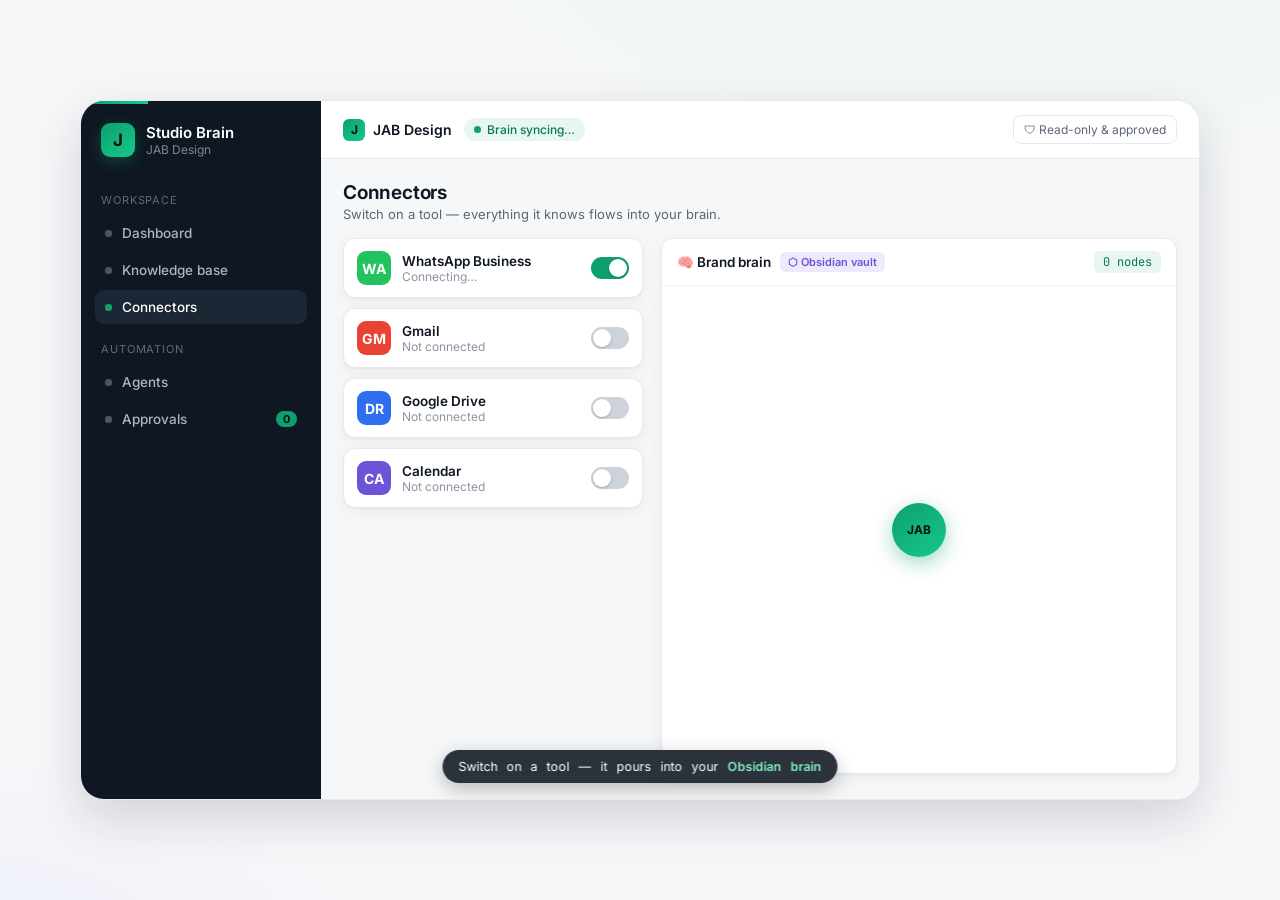
<file: agent-demo-v3.html>
<!doctype html>
<html lang="en">
<head>
<meta charset="utf-8"/>
<meta name="viewport" content="width=device-width, initial-scale=1"/>
<title>Studio Brain — how it works</title>
<link rel="preconnect" href="https://fonts.googleapis.com">
<link rel="preconnect" href="https://fonts.gstatic.com" crossorigin>
<link href="https://fonts.googleapis.com/css2?family=Inter:wght@400;450;500;600;700&family=JetBrains+Mono:wght@400;500&display=swap" rel="stylesheet">
<style>
  :root{
    --ink:#0f1722; --muted:#5b6675; --faint:#8c95a3; --line:#e7e9ee; --line-soft:#f0f2f5;
    --bg:#f6f7f9; --surface:#ffffff; --accent:#0e9f6e; --accent-deep:#0a7a54; --accent-wash:#e7f6ef;
    --blue:#2f6fed; --blue-wash:#e8effd; --amber:#c4881a; --amber-wash:#fbf1dd; --violet:#6d54d6; --violet-wash:#eeeafb;
    --wa:#22c35e; --gm:#ea4335;
    --radius:12px; --radius-sm:8px; --radius-lg:18px;
    --shadow:0 1px 2px rgba(15,23,34,.04),0 4px 16px rgba(15,23,34,.05);
    --shadow-lift:0 18px 50px rgba(15,23,34,.16);
    --ease:cubic-bezier(.2,.8,.2,1);
    --font:'Inter',-apple-system,BlinkMacSystemFont,'Segoe UI',sans-serif;
    --mono:'JetBrains Mono',ui-monospace,Menlo,monospace;
  }
  *{box-sizing:border-box;margin:0;padding:0}
  html,body{height:100%}
  body{font-family:var(--font);color:var(--ink);-webkit-font-smoothing:antialiased;overflow:hidden;
       display:grid;place-items:center;min-height:100vh;
       background:radial-gradient(1100px 560px at 78% -12%,#eef6f2,transparent 60%),
                  radial-gradient(820px 460px at -5% 112%,#eceefb,transparent 55%),var(--bg)}

  .stage{position:relative;width:min(1120px,96vw);height:min(700px,93vh);border-radius:24px;overflow:hidden;
         background:var(--surface);box-shadow:var(--shadow-lift);border:1px solid var(--line);
         display:grid;grid-template-columns:240px 1fr}

  .rail{position:absolute;top:0;left:0;right:0;height:3px;z-index:60}
  .rail i{display:block;height:100%;width:0;background:linear-gradient(90deg,var(--accent),#16c98a);transition:width .5s linear}
  .replay{position:absolute;top:13px;right:15px;z-index:70;font-size:12px;color:var(--muted);background:rgba(255,255,255,.85);
          border:1px solid var(--line);border-radius:8px;padding:6px 11px;display:none;align-items:center;gap:6px;cursor:pointer}
  .replay.show{display:inline-flex}

  /* ---------- sidebar ---------- */
  .side{background:var(--ink);color:#aeb6c2;padding:20px 14px;display:flex;flex-direction:column;gap:3px}
  .brand{display:flex;align-items:center;gap:11px;padding:2px 6px 18px}
  .bmark{width:34px;height:34px;border-radius:9px;background:linear-gradient(140deg,var(--accent),#16c98a);
         display:grid;place-items:center;color:#04130d;font-weight:700;font-size:17px;box-shadow:0 4px 14px rgba(14,159,110,.35)}
  .bname{color:#fff;font-weight:600;font-size:15px}.bsub{color:#7c8696;font-size:12px}
  .nlabel{color:#5f6a7a;font-size:11px;text-transform:uppercase;letter-spacing:.08em;margin:15px 6px 6px}
  .nitem{display:flex;align-items:center;gap:10px;padding:9px 10px;border-radius:9px;color:#aeb6c2;font-size:13.5px;font-weight:500;transition:.35s var(--ease)}
  .nitem.active{background:#1b2734;color:#fff}
  .nitem .nb{margin-left:auto;background:var(--accent);color:#04130d;font-size:11px;font-weight:700;border-radius:20px;padding:1px 7px;transition:.3s}
  .ndot{width:7px;height:7px;border-radius:3px;background:#48566a;transition:.35s}.nitem.active .ndot{background:var(--accent)}

  /* ---------- main ---------- */
  .main{display:flex;flex-direction:column;min-width:0}
  .top{display:flex;align-items:center;gap:12px;padding:14px 22px;border-bottom:1px solid var(--line);background:var(--surface)}
  .ws{display:flex;align-items:center;gap:8px;font-weight:600;font-size:14px}
  .wsdot{width:22px;height:22px;border-radius:6px;background:linear-gradient(140deg,var(--accent),#16c98a);display:grid;place-items:center;color:#04130d;font-weight:700;font-size:12px}
  .pill{display:inline-flex;align-items:center;gap:6px;font-size:12px;font-weight:500;padding:4px 10px;border-radius:20px;background:var(--accent-wash);color:var(--accent-deep)}
  .pill .lv{width:7px;height:7px;border-radius:50%;background:var(--accent);animation:pulse 2s infinite}
  @keyframes pulse{0%{box-shadow:0 0 0 0 rgba(14,159,110,.5)}70%{box-shadow:0 0 0 7px rgba(14,159,110,0)}100%{box-shadow:0 0 0 0 rgba(14,159,110,0)}}
  .spacer{flex:1}
  .ro{font-size:12px;color:var(--muted);display:flex;align-items:center;gap:6px;border:1px solid var(--line);border-radius:8px;padding:6px 10px}

  .view{flex:1;position:relative;overflow:hidden;background:var(--bg)}
  .screen{position:absolute;inset:0;padding:22px;opacity:0;transform:translateY(14px);transition:opacity .55s var(--ease),transform .55s var(--ease);pointer-events:none;overflow:auto}
  .screen.on{opacity:1;transform:none;pointer-events:auto}
  .vhead{font-size:19px;font-weight:650;letter-spacing:-.01em}
  .vsub{color:var(--muted);font-size:13px;margin-top:2px}

  /* ===== ACT 1 — connectors + brain ===== */
  .c1{display:grid;grid-template-columns:300px 1fr;gap:18px;margin-top:16px;height:calc(100% - 60px)}
  .conns{display:flex;flex-direction:column;gap:10px}
  .conn{background:var(--surface);border:1px solid var(--line);border-radius:var(--radius);padding:12px 13px;display:flex;align-items:center;gap:11px;box-shadow:var(--shadow);transition:.4s var(--ease)}
  .conn.live{border-color:var(--accent);box-shadow:0 0 0 3px var(--accent-wash)}
  .cic{width:34px;height:34px;border-radius:9px;display:grid;place-items:center;color:#fff;font-weight:700;font-size:14px;flex:none}
  .cmeta{min-width:0}.cname{font-weight:600;font-size:13.5px}.cstat{font-size:12px;color:var(--faint)}
  .conn.live .cstat{color:var(--accent-deep)}
  .switch{margin-left:auto;width:38px;height:22px;border-radius:20px;background:#cdd3da;position:relative;flex:none;transition:.35s var(--ease)}
  .switch::after{content:"";position:absolute;top:2px;left:2px;width:18px;height:18px;border-radius:50%;background:#fff;box-shadow:0 1px 3px rgba(0,0,0,.2);transition:.35s var(--ease)}
  .switch.on{background:var(--accent)}.switch.on::after{transform:translateX(16px)}

  .brain{background:var(--surface);border:1px solid var(--line);border-radius:var(--radius);box-shadow:var(--shadow);position:relative;overflow:hidden;display:flex;flex-direction:column}
  .bhead{display:flex;align-items:center;gap:9px;padding:12px 15px;border-bottom:1px solid var(--line-soft)}
  .bttl{font-weight:600;font-size:13.5px}.bcount{margin-left:auto;font-family:var(--mono);font-size:12px;color:var(--accent-deep);background:var(--accent-wash);padding:3px 9px;border-radius:6px}
  .vault{font-size:11px;color:var(--violet);background:var(--violet-wash);padding:3px 8px;border-radius:6px;font-weight:600}
  .graph{flex:1;position:relative}
  .graph svg{position:absolute;inset:0;width:100%;height:100%}
  .node{position:absolute;border-radius:50%;transform:translate(-50%,-50%) scale(0);opacity:0;transition:transform .5s var(--ease),opacity .4s}
  .node.in{transform:translate(-50%,-50%) scale(1);opacity:1}
  .node.core{width:54px;height:54px;background:linear-gradient(140deg,var(--accent),#16c98a);box-shadow:0 6px 20px rgba(14,159,110,.4);display:grid;place-items:center;color:#04130d;font-weight:700;font-size:12px;z-index:3}
  .edge{stroke:#cfe7dc;stroke-width:1.4;opacity:0;transition:opacity .5s}
  .edge.in{opacity:1}

  /* ===== ACT 2/3 — unified enquiries ===== */
  .inbox{display:flex;flex-direction:column;gap:12px;margin-top:16px;max-width:760px}
  .enq{background:var(--surface);border:1px solid var(--line);border-radius:var(--radius);box-shadow:var(--shadow);overflow:hidden;
       opacity:0;transform:translateY(12px);transition:opacity .5s var(--ease),transform .5s var(--ease)}
  .enq.in{opacity:1;transform:none}
  .enq.active{border-color:var(--accent);box-shadow:0 0 0 3px var(--accent-wash)}
  .ehead{display:flex;align-items:center;gap:10px;padding:12px 15px;border-bottom:1px solid var(--line-soft)}
  .chip{font-size:11px;font-weight:600;padding:3px 9px;border-radius:6px;display:inline-flex;align-items:center;gap:5px}
  .chip.wa{color:#0a7a3f;background:#e3f7ea}.chip.gm{color:#b23227;background:#fceae8}
  .efrom{font-weight:600;font-size:13.5px}.ewhen{margin-left:auto;color:var(--faint);font-size:12px}
  .ebody{padding:13px 15px}
  .eq{color:var(--muted);font-size:13px;background:var(--line-soft);border-radius:10px;padding:10px 12px}
  .drow{margin-top:13px;opacity:0;max-height:0;overflow:hidden;transition:opacity .4s,max-height .5s var(--ease)}
  .drow.open{opacity:1;max-height:240px}
  .dlabel{font-size:11px;text-transform:uppercase;letter-spacing:.06em;color:var(--faint);margin-bottom:6px;display:flex;align-items:center;gap:7px}
  .draft{font-size:14px;line-height:1.55}
  .cursor{display:inline-block;width:7px;height:15px;background:var(--accent);margin-left:1px;vertical-align:-2px;animation:bl .8s steps(1) infinite}
  @keyframes bl{50%{opacity:0}}
  .efoot{display:flex;align-items:center;gap:10px;padding:12px 15px;border-top:1px solid var(--line-soft);background:#fcfdfe;
         opacity:0;max-height:0;overflow:hidden;transition:opacity .4s,max-height .45s var(--ease)}
  .efoot.open{opacity:1;max-height:70px}
  .btn{border:1px solid var(--line);background:var(--surface);color:var(--ink);font-size:13px;font-weight:550;padding:8px 13px;border-radius:9px;display:inline-flex;align-items:center;gap:7px;transition:.2s}
  .btn.ghost{color:var(--muted)}
  .btn.primary{background:var(--accent);border-color:var(--accent);color:#fff;box-shadow:0 4px 14px rgba(14,159,110,.3)}
  .btn.sent{background:#eef6f2;border-color:#cfe7dc;color:var(--accent-deep);box-shadow:none}
  .grew{margin-left:auto;font-size:12px;color:var(--faint)}

  /* end stat strip */
  .stats{display:grid;grid-template-columns:repeat(4,1fr);gap:12px;margin-top:18px;opacity:0;transform:translateY(10px);transition:.6s var(--ease)}
  .stats.in{opacity:1;transform:none}
  .stat{background:var(--surface);border:1px solid var(--line);border-radius:var(--radius);padding:13px 15px;box-shadow:var(--shadow)}
  .snum{font-size:22px;font-weight:680;letter-spacing:-.02em}.slbl{font-size:12px;color:var(--muted);margin-top:2px}

  /* caption chip */
  .cap{position:absolute;left:50%;bottom:16px;transform:translateX(-50%);z-index:65;background:rgba(15,23,34,.88);color:#fff;
       font-size:12.5px;padding:9px 16px;border-radius:30px;backdrop-filter:blur(6px);box-shadow:0 6px 20px rgba(0,0,0,.25);
       display:flex;align-items:center;gap:9px;white-space:nowrap;transition:opacity .4s}
  .cap b{color:#7ff0bd;font-weight:600}
  /* staggered word reveal */
  .rv{opacity:0;transform:translateY(6px);display:inline-block;animation:rvin .5s var(--ease) forwards}
  @keyframes rvin{to{opacity:1;transform:none}}
</style>
</head>
<body>
<div class="stage" id="stage">
  <div class="rail"><i id="rail"></i></div>
  <button class="replay" id="replay">↻ Replay</button>

  <aside class="side">
    <div class="brand"><div class="bmark">J</div><div><div class="bname">Studio Brain</div><div class="bsub">JAB Design</div></div></div>
    <div class="nlabel">Workspace</div>
    <div class="nitem" data-nav="dashboard"><span class="ndot"></span>Dashboard</div>
    <div class="nitem" data-nav="knowledge"><span class="ndot"></span>Knowledge base</div>
    <div class="nitem" data-nav="connectors"><span class="ndot"></span>Connectors</div>
    <div class="nlabel">Automation</div>
    <div class="nitem" data-nav="agents"><span class="ndot"></span>Agents</div>
    <div class="nitem" data-nav="approvals"><span class="ndot"></span>Approvals<span class="nb" id="badge">0</span></div>
  </aside>

  <div class="main">
    <header class="top">
      <div class="ws"><span class="wsdot">J</span>JAB Design</div>
      <span class="pill"><span class="lv"></span><span id="syncpill">Brain syncing…</span></span>
      <div class="spacer"></div>
      <div class="ro">🛡 Read-only &amp; approved</div>
    </header>

    <div class="view">
      <!-- ACT 1: connectors -->
      <section class="screen" id="s-conn">
        <div class="vhead">Connectors</div>
        <div class="vsub">Switch on a tool — everything it knows flows into your brain.</div>
        <div class="c1">
          <div class="conns" id="conns"></div>
          <div class="brain">
            <div class="bhead"><span class="bttl">🧠 Brand brain</span><span class="vault">⬡ Obsidian vault</span><span class="bcount" id="bcount">0 nodes</span></div>
            <div class="graph" id="graph"><svg id="edges"></svg></div>
          </div>
        </div>
      </section>

      <!-- ACT 2/3: unified approvals -->
      <section class="screen" id="s-appr">
        <div class="vhead">Approvals</div>
        <div class="vsub">Enquiries from every channel land here. Your agent drafts — you approve.</div>
        <div class="inbox" id="inbox"></div>
        <div class="stats" id="stats">
          <div class="stat"><div class="snum" id="st1">2</div><div class="slbl">channels unified</div></div>
          <div class="stat"><div class="snum" id="st2">2</div><div class="slbl">on-brand replies</div></div>
          <div class="stat"><div class="snum" id="st3">588</div><div class="slbl">brain nodes used</div></div>
          <div class="stat"><div class="snum">100%</div><div class="slbl">approved by you</div></div>
        </div>
      </section>
    </div>
  </div>

  <div class="cap" id="cap"></div>
</div>

<script>
const sleep=ms=>new Promise(r=>setTimeout(r,ms));
const $=id=>document.getElementById(id);
const rand=(a,b)=>a+Math.random()*(b-a);
function setRail(p){$('rail').style.width=p+'%';}
function nav(id){document.querySelectorAll('.nitem').forEach(n=>n.classList.toggle('active',n.dataset.nav===id));}
function show(scr){document.querySelectorAll('.screen').forEach(s=>s.classList.remove('on'));$(scr).classList.add('on');}
function cap(html){const c=$('cap');c.style.opacity=0;setTimeout(()=>{
  c.innerHTML=html.split(' ').map((w,i)=>`<span class="rv" style="animation-delay:${i*45}ms">${w}</span>`).join(' ');
  c.style.opacity=1;},240);}

/* ---------- connectors data ---------- */
const CONNS=[
  {id:'whatsapp',name:'WhatsApp Business',ic:'WA',color:'#22c35e',nodes:312,stat:'312 chats'},
  {id:'gmail',name:'Gmail',ic:'GM',color:'#ea4335',nodes:276,stat:'276 threads'},
  {id:'drive',name:'Google Drive',ic:'DR',color:'#2f6fed',nodes:0,stat:'brand decks & PDFs'},
  {id:'calendar',name:'Calendar',ic:'CA',color:'#6d54d6',nodes:0,stat:'consults & bookings'},
];
function renderConns(){
  $('conns').innerHTML=CONNS.map(c=>`
    <div class="conn" data-c="${c.id}">
      <div class="cic" style="background:${c.color}">${c.ic}</div>
      <div class="cmeta"><div class="cname">${c.name}</div><div class="cstat" data-s>Not connected</div></div>
      <div class="switch" data-sw></div>
    </div>`).join('');
}

/* ---------- brain graph ---------- */
let nodeCount=0;
function placeCore(){
  const g=$('graph');const core=document.createElement('div');core.className='node core';
  core.style.left='50%';core.style.top='50%';core.textContent='JAB';g.appendChild(core);
  requestAnimationFrame(()=>core.classList.add('in'));
}
async function burst(color,n){
  const g=$('graph'),svg=$('edges');const W=g.clientWidth,H=g.clientHeight;
  for(let i=0;i<n;i++){
    const ang=rand(0,Math.PI*2),r=rand(60,Math.min(W,H)/2-22);
    const x=W/2+Math.cos(ang)*r,y=H/2+Math.sin(ang)*r;
    const d=document.createElement('div');d.className='node';
    const sz=rand(7,15);d.style.width=sz+'px';d.style.height=sz+'px';
    d.style.left=x+'px';d.style.top=y+'px';d.style.background=color;d.style.boxShadow=`0 2px 8px ${color}55`;
    g.appendChild(d);
    const ln=document.createElementNS('http://www.w3.org/2000/svg','line');
    ln.setAttribute('x1',W/2);ln.setAttribute('y1',H/2);ln.setAttribute('x2',x);ln.setAttribute('y2',y);
    ln.setAttribute('class','edge');svg.appendChild(ln);
    setTimeout(()=>{d.classList.add('in');ln.classList.add('in');},i*70);
  }
}
async function activate(id){
  const c=CONNS.find(x=>x.id===id);const card=document.querySelector(`[data-c="${id}"]`);
  const sw=card.querySelector('[data-sw]'),st=card.querySelector('[data-s]');
  sw.classList.add('on');st.textContent='Connecting…';
  await sleep(700);
  card.classList.add('live');st.textContent='Active · '+c.stat;
  const add=c.nodes||rand(40,70)|0;
  await burst(c.color, Math.min(26, Math.round(add/14)+6));
  // ticking counter
  const to=nodeCount+add;const step=Math.ceil(add/22);
  const t=setInterval(()=>{nodeCount=Math.min(to,nodeCount+step);$('bcount').textContent=nodeCount+' nodes';
    if(nodeCount>=to){clearInterval(t);}},45);
  await sleep(1100);
}

/* ---------- enquiries ---------- */
const ENQS=[
  {id:'rachel',ch:'wa',chName:'WhatsApp',from:'Rachel · Bloom Café',when:'2m ago',
   q:"Hi! love your SG50 work 🙌 we're opening our 2nd café and the branding feels dated. do you do a refresh + new packaging? rough cost?",
   reply:"hey Rachel, congrats on café number two 🥊 a refresh with packaging sits right in our corner. rough guide it runs around 6–8 weeks and scales with scope. easiest is a quick 15-min consult so we can see the space — want me to set one up?",
   sentVia:'WhatsApp'},
  {id:'james',ch:'gm',chName:'Gmail',from:'James · Vertex Property',when:'just now',
   q:"We have a condo launch in October and need a full campaign + microsite. Can JAB take this on, and what's the process?",
   reply:"Hi James — a launch like this is exactly what we're built for: brand, collaterals and microsite all pulling in one direction. We'd lock the story first, then build outward, working the schedule back from your October date. Happy to walk you through it on a call this week.",
   sentVia:'Gmail'},
];
function renderInbox(){
  $('inbox').innerHTML=ENQS.map(e=>`
   <div class="enq" data-e="${e.id}">
     <div class="ehead">
       <span class="chip ${e.ch}">${e.ch==='wa'?'● WhatsApp':'● Gmail'}</span>
       <span class="efrom">${e.from}</span><span class="ewhen">${e.when}</span>
     </div>
     <div class="ebody">
       <div class="eq">${e.q}</div>
       <div class="drow" data-draft>
         <div class="dlabel">✍️ Drafted in JAB's voice <span style="color:var(--accent)">· grounded in brain</span></div>
         <div class="draft" data-dtext></div>
       </div>
     </div>
     <div class="efoot" data-foot>
       <button class="btn ghost">Edit</button>
       <button class="btn primary" data-approve>Approve &amp; send</button>
       <span class="grew" data-grew></span>
     </div>
   </div>`).join('');
}
async function typeDraft(el,text){el.innerHTML='';let s='';for(let i=0;i<text.length;i++){s+=text[i];el.innerHTML=s+'<span class="cursor"></span>';await sleep(11+Math.random()*15);}el.textContent=text;}

async function handleEnq(e){
  const card=document.querySelector(`[data-e="${e.id}"]`);
  card.classList.add('active');card.scrollIntoView({behavior:'smooth',block:'nearest'});
  const draft=card.querySelector('[data-draft]'),dtext=card.querySelector('[data-dtext]');
  const foot=card.querySelector('[data-foot]'),grew=card.querySelector('[data-grew]'),btn=card.querySelector('[data-approve]');
  cap(`Agent reads the brain and drafts a reply for <b>${e.from.split(' · ')[0]}</b>`);
  grew.textContent='reading brand brain…';
  draft.classList.add('open');await sleep(500);
  foot.classList.add('open');
  await typeDraft(dtext,e.reply);
  grew.textContent='grounded in 588 nodes';
  cap('Reply ready — <b>one click to approve</b>');
  await sleep(950);
  btn.style.transform='scale(.97)';btn.textContent='Sending…';await sleep(700);
  btn.style.transform='';btn.className='btn sent';btn.innerHTML='✓ Sent via '+e.sentVia;
  card.classList.remove('active');
  cap(`<b>Sent on ${e.sentVia}</b> — on-brand, approved by you`);
  await sleep(1300);
}

/* ---------- run ---------- */
function reset(){
  nodeCount=0;renderConns();renderInbox();$('graph').querySelectorAll('.node').forEach(n=>n.remove());
  $('edges').innerHTML='';$('bcount').textContent='0 nodes';$('badge').textContent='0';
  $('stats').classList.remove('in');$('replay').classList.remove('show');setRail(0);$('syncpill').textContent='Brain syncing…';
}
async function run(){
  reset();placeCore();
  // ACT 1
  nav('connectors');show('s-conn');setRail(6);
  cap('Switch on a tool — it pours into your <b>Obsidian brain</b>');
  await sleep(900);
  await activate('whatsapp');setRail(22);
  await activate('gmail');setRail(40);
  await activate('drive');setRail(52);
  $('syncpill').textContent='Brain synced';
  cap('<b>One brain</b> — every chat, email and file, collated into your vault');
  await sleep(1400);

  // ACT 2 — enquiries arrive
  nav('approvals');show('s-appr');setRail(58);
  cap('Now enquiries arrive — <b>from every channel, into one place</b>');
  const cards=[...document.querySelectorAll('.enq')];
  cards[0].classList.add('in');$('badge').textContent='1';await sleep(1100);
  cards[1].classList.add('in');$('badge').textContent='2';await sleep(1300);
  setRail(66);

  // ACT 3 — draft, approve, send each
  await handleEnq(ENQS[0]);$('badge').textContent='1';setRail(82);
  await handleEnq(ENQS[1]);$('badge').textContent='0';setRail(96);

  // stats
  $('stats').classList.add('in');setRail(100);
  cap('Tools → brain → on-brand replies — <b>you approve every word</b>');
  await sleep(2600);
  $('replay').classList.add('show');await sleep(1600);run();
}
$('replay').addEventListener('click',()=>{$('replay').classList.remove('show');run();});
run();
</script>
</body>
</html>
</file>
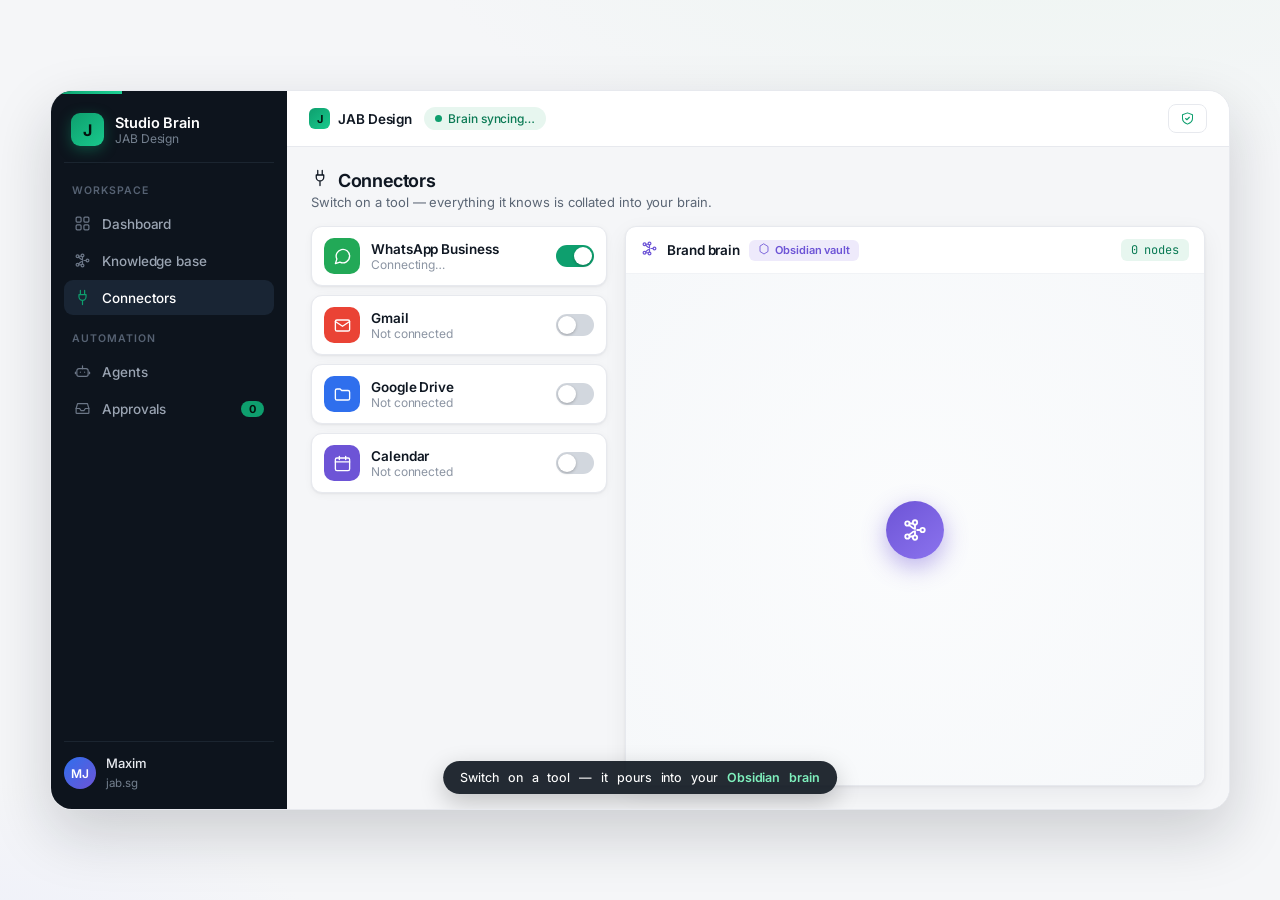
<file: agent-demo-v4.html>
<!doctype html>
<html lang="en">
<head>
<meta charset="utf-8"/>
<meta name="viewport" content="width=device-width, initial-scale=1"/>
<title>Studio Brain — how it works</title>
<link rel="preconnect" href="https://fonts.googleapis.com">
<link rel="preconnect" href="https://fonts.gstatic.com" crossorigin>
<link href="https://fonts.googleapis.com/css2?family=Inter:wght@400;450;500;600;700&family=JetBrains+Mono:wght@400;500&display=swap" rel="stylesheet">
<style>
  :root{
    --ink:#0f1722; --muted:#5b6675; --faint:#8c95a3; --line:#e7e9ee; --line-soft:#f1f3f6;
    --bg:#f5f6f8; --surface:#ffffff; --accent:#0e9f6e; --accent-deep:#0a7a54; --accent-wash:#e7f6ef;
    --blue:#2f6fed; --blue-wash:#e8effd; --violet:#6d54d6; --violet-wash:#eeeafb; --amber:#c4881a;
    --radius:11px; --radius-sm:8px; --radius-lg:16px;
    --shadow:0 1px 2px rgba(15,23,34,.05),0 2px 8px rgba(15,23,34,.04);
    --shadow-card:0 1px 3px rgba(15,23,34,.06),0 8px 24px rgba(15,23,34,.06);
    --shadow-lift:0 24px 60px rgba(15,23,34,.18);
    --ease:cubic-bezier(.22,.78,.24,1);
    --font:'Inter',-apple-system,BlinkMacSystemFont,'Segoe UI',sans-serif;
    --mono:'JetBrains Mono',ui-monospace,Menlo,monospace;
    --wa-bg:#0b141a; --wa-head:#1f2c33; --wa-in:#1f2c34; --wa-out:#005c4b; --wa-txt:#e9edef; --wa-mut:#8696a0; --tick:#53bdeb;
  }
  *{box-sizing:border-box;margin:0;padding:0}
  html,body{height:100%}
  body{font-family:var(--font);color:var(--ink);-webkit-font-smoothing:antialiased;overflow:hidden;
       display:grid;place-items:center;min-height:100vh;letter-spacing:-.005em;
       background:radial-gradient(1100px 540px at 80% -14%,#edf5f1,transparent 58%),
                  radial-gradient(820px 460px at -6% 114%,#ebedfa,transparent 54%),var(--bg)}
  svg.i{width:18px;height:18px;stroke:currentColor;fill:none;stroke-width:1.7;stroke-linecap:round;stroke-linejoin:round;flex:none}

  .stage{position:relative;width:min(1180px,97vw);height:min(720px,94vh);border-radius:22px;overflow:hidden;
         background:var(--surface);box-shadow:var(--shadow-lift);border:1px solid var(--line);
         display:grid;grid-template-columns:236px 1fr}
  .rail{position:absolute;top:0;left:0;right:0;height:3px;z-index:80}
  .rail i{display:block;height:100%;width:0;background:linear-gradient(90deg,var(--accent),#1bd093);transition:width .5s linear}
  .replay{position:absolute;top:13px;right:15px;z-index:90;font-size:12.5px;color:var(--muted);background:var(--surface);
          border:1px solid var(--line);border-radius:9px;padding:7px 12px;display:none;align-items:center;gap:7px;cursor:pointer;box-shadow:var(--shadow)}
  .replay.show{display:inline-flex}

  /* sidebar */
  .side{background:#0d141d;color:#aeb6c2;padding:18px 13px;display:flex;flex-direction:column;gap:2px}
  .brand{display:flex;align-items:center;gap:11px;padding:4px 7px 16px;margin-bottom:4px;border-bottom:1px solid #1b2530}
  .bmark{width:33px;height:33px;border-radius:9px;background:linear-gradient(140deg,var(--accent),#19c98c);
         display:grid;place-items:center;color:#04130d;font-weight:700;font-size:16px;box-shadow:0 4px 14px rgba(14,159,110,.4)}
  .bname{color:#fff;font-weight:600;font-size:14.5px}.bsub{color:#74808f;font-size:12px}
  .nlabel{color:#566273;font-size:10.5px;text-transform:uppercase;letter-spacing:.09em;margin:15px 8px 7px;font-weight:600}
  .nitem{display:flex;align-items:center;gap:11px;padding:9px 10px;border-radius:9px;color:#9aa4b2;font-size:13.5px;font-weight:500;transition:.3s var(--ease)}
  .nitem svg.i{width:17px;height:17px;color:#6b7686;transition:.3s}
  .nitem.active{background:#192534;color:#fff}.nitem.active svg.i{color:var(--accent)}
  .nitem .nb{margin-left:auto;background:var(--accent);color:#04130d;font-size:11px;font-weight:700;border-radius:20px;padding:1px 8px;transition:.3s}
  .side-foot{margin-top:auto;border-top:1px solid #1b2530;padding-top:13px;display:flex;align-items:center;gap:10px}
  .ava{width:32px;height:32px;border-radius:50%;background:linear-gradient(135deg,#2f6fed,#6d54d6);display:grid;place-items:center;color:#fff;font-weight:600;font-size:12px}
  .side-foot .nm{color:#e8ebf0;font-size:13px;font-weight:500}.side-foot small{color:#74808f;font-size:11.5px}

  /* main */
  .main{display:flex;flex-direction:column;min-width:0}
  .top{display:flex;align-items:center;gap:12px;padding:13px 22px;border-bottom:1px solid var(--line);background:var(--surface)}
  .ws{display:flex;align-items:center;gap:8px;font-weight:600;font-size:13.5px}
  .wsdot{width:21px;height:21px;border-radius:6px;background:linear-gradient(140deg,var(--accent),#19c98c);display:grid;place-items:center;color:#04130d;font-weight:700;font-size:11px}
  .pill{display:inline-flex;align-items:center;gap:6px;font-size:12px;font-weight:500;padding:4px 11px;border-radius:20px;background:var(--accent-wash);color:var(--accent-deep)}
  .pill .lv{width:7px;height:7px;border-radius:50%;background:var(--accent);animation:pulse 2s infinite}
  @keyframes pulse{0%{box-shadow:0 0 0 0 rgba(14,159,110,.5)}70%{box-shadow:0 0 0 6px rgba(14,159,110,0)}100%{box-shadow:0 0 0 0 rgba(14,159,110,0)}}
  .spacer{flex:1}
  .ro{font-size:12px;color:var(--muted);display:flex;align-items:center;gap:7px;border:1px solid var(--line);border-radius:8px;padding:6px 11px}
  .ro svg.i{width:15px;height:15px;color:var(--accent)}

  .view{flex:1;position:relative;overflow:hidden;background:var(--bg)}
  .screen{position:absolute;inset:0;padding:22px 24px;opacity:0;transform:translateY(12px);transition:opacity .5s var(--ease),transform .5s var(--ease);pointer-events:none;overflow:hidden}
  .screen.on{opacity:1;transform:none;pointer-events:auto}
  .vhead{font-size:18px;font-weight:650;letter-spacing:-.02em;display:flex;align-items:center;gap:9px}
  .vsub{color:var(--muted);font-size:13px;margin-top:3px}

  /* ===== ACT 1 ===== */
  .c1{display:grid;grid-template-columns:296px 1fr;gap:18px;margin-top:16px;height:calc(100% - 58px)}
  .conns{display:flex;flex-direction:column;gap:9px}
  .conn{background:var(--surface);border:1px solid var(--line);border-radius:var(--radius);padding:11px 12px;display:flex;align-items:center;gap:11px;box-shadow:var(--shadow);transition:.4s var(--ease)}
  .conn.live{border-color:#bfe8d6;box-shadow:0 0 0 3px var(--accent-wash)}
  .cic{width:36px;height:36px;border-radius:10px;display:grid;place-items:center;color:#fff;flex:none}
  .cic svg.i{width:19px;height:19px;color:#fff}
  .cmeta{min-width:0}.cname{font-weight:600;font-size:13.5px}.cstat{font-size:12px;color:var(--faint);display:flex;align-items:center;gap:5px}
  .conn.live .cstat{color:var(--accent-deep)}
  .switch{margin-left:auto;width:38px;height:22px;border-radius:20px;background:#d2d7de;position:relative;flex:none;transition:.35s var(--ease)}
  .switch::after{content:"";position:absolute;top:2px;left:2px;width:18px;height:18px;border-radius:50%;background:#fff;box-shadow:0 1px 3px rgba(0,0,0,.25);transition:.35s var(--ease)}
  .switch.on{background:var(--accent)}.switch.on::after{transform:translateX(16px)}

  .brain{background:var(--surface);border:1px solid var(--line);border-radius:var(--radius);box-shadow:var(--shadow-card);position:relative;overflow:hidden;display:flex;flex-direction:column}
  .bhead{display:flex;align-items:center;gap:9px;padding:12px 15px;border-bottom:1px solid var(--line-soft)}
  .bhead svg.i{width:17px;height:17px;color:var(--violet)}
  .bttl{font-weight:600;font-size:13.5px}
  .vault{font-size:11px;color:var(--violet);background:var(--violet-wash);padding:3px 9px;border-radius:6px;font-weight:600;display:inline-flex;align-items:center;gap:5px}
  .vault svg.i{width:12px;height:12px;color:var(--violet)}
  .bcount{margin-left:auto;font-family:var(--mono);font-size:12px;color:var(--accent-deep);background:var(--accent-wash);padding:3px 10px;border-radius:6px}
  .graph{flex:1;position:relative;background:radial-gradient(circle at 50% 50%,#fbfcfd,#f6f8fa)}
  .graph svg.edges{position:absolute;inset:0;width:100%;height:100%}
  .node{position:absolute;border-radius:50%;transform:translate(-50%,-50%) scale(0);opacity:0;transition:transform .55s var(--ease),opacity .4s}
  .node.in{transform:translate(-50%,-50%) scale(1);opacity:1}
  .node.core{width:58px;height:58px;background:linear-gradient(140deg,var(--violet),#8b73ee);box-shadow:0 8px 24px rgba(109,84,214,.45);display:grid;place-items:center;color:#fff;z-index:3}
  .node.core svg.i{width:26px;height:26px;color:#fff}
  .edge{stroke:#d9d3f3;stroke-width:1.3;opacity:0;transition:opacity .5s}.edge.in{opacity:1}

  /* ===== ACT 2/3 split: app inbox + phone ===== */
  .c2{display:grid;grid-template-columns:1fr 320px;gap:22px;margin-top:16px;height:calc(100% - 58px)}
  .inbox{display:flex;flex-direction:column;gap:12px;overflow:hidden}
  .enq{background:var(--surface);border:1px solid var(--line);border-radius:var(--radius);box-shadow:var(--shadow-card);overflow:hidden;
       opacity:0;transform:translateY(10px) scale(.99);transition:opacity .5s var(--ease),transform .5s var(--ease),box-shadow .3s,border-color .3s}
  .enq.in{opacity:1;transform:none}
  .enq.active{border-color:#bfe8d6;box-shadow:0 0 0 3px var(--accent-wash),var(--shadow-card)}
  .ehead{display:flex;align-items:center;gap:10px;padding:11px 14px;border-bottom:1px solid var(--line-soft)}
  .chip{font-size:11px;font-weight:600;padding:3px 9px;border-radius:6px;display:inline-flex;align-items:center;gap:5px}
  .chip svg.i{width:12px;height:12px}
  .chip.wa{color:#0a7a3f;background:#e3f7ea}.chip.gm{color:#b23227;background:#fceae8}
  .efrom{font-weight:600;font-size:13.5px}.ewhen{margin-left:auto;color:var(--faint);font-size:12px}
  .ebody{padding:12px 14px}
  .eq{color:var(--muted);font-size:13px;background:var(--line-soft);border-radius:9px;padding:10px 12px;line-height:1.5}
  .drow{margin-top:12px;opacity:0;max-height:0;overflow:hidden;transition:opacity .4s,max-height .5s var(--ease)}
  .drow.open{opacity:1;max-height:220px}
  .dlabel{font-size:11px;letter-spacing:.02em;color:var(--faint);margin-bottom:7px;display:flex;align-items:center;gap:6px;font-weight:500}
  .dlabel svg.i{width:14px;height:14px;color:var(--accent)}
  .dlabel b{color:var(--accent-deep);font-weight:600}
  .draft{font-size:13.5px;line-height:1.55;color:var(--ink)}
  .cursor{display:inline-block;width:6px;height:14px;background:var(--accent);margin-left:1px;vertical-align:-2px;animation:bl .8s steps(1) infinite}
  @keyframes bl{50%{opacity:0}}
  .efoot{display:flex;align-items:center;gap:9px;padding:11px 14px;border-top:1px solid var(--line-soft);background:#fcfdfe;opacity:0;max-height:0;overflow:hidden;transition:opacity .4s,max-height .45s var(--ease)}
  .efoot.open{opacity:1;max-height:64px}
  .btn{border:1px solid var(--line);background:var(--surface);color:var(--ink);font-size:13px;font-weight:550;padding:8px 13px;border-radius:9px;display:inline-flex;align-items:center;gap:7px;transition:.2s}
  .btn svg.i{width:15px;height:15px}
  .btn.ghost{color:var(--muted)}
  .btn.primary{background:var(--accent);border-color:var(--accent);color:#fff;box-shadow:0 4px 14px rgba(14,159,110,.3)}
  .btn.sent{background:#eef6f2;border-color:#cfe7dc;color:var(--accent-deep);box-shadow:none}
  .grew{margin-left:auto;font-size:12px;color:var(--faint);display:flex;align-items:center;gap:6px}

  /* phone */
  .phonecol{display:flex;flex-direction:column;align-items:center;justify-content:center;gap:11px}
  .phonecap{font-size:11.5px;color:var(--faint);font-weight:500;display:flex;align-items:center;gap:6px}
  .phonecap svg.i{width:13px;height:13px;color:#0a7a3f}
  .phone{width:300px;height:584px;background:var(--wa-bg);border-radius:38px;border:11px solid #0a0e12;overflow:hidden;display:flex;flex-direction:column;
         box-shadow:0 30px 70px rgba(0,0,0,.4),inset 0 0 0 2px #1c2228;position:relative;
         opacity:0;transform:translateY(14px) scale(.97);transition:opacity .6s var(--ease),transform .7s var(--ease)}
  .phone.in{opacity:1;transform:none}
  .notch{position:absolute;top:7px;left:50%;transform:translateX(-50%);width:96px;height:20px;background:#0a0e12;border-radius:0 0 14px 14px;z-index:5}
  .statusbar{display:flex;align-items:center;padding:8px 18px 2px;font-size:11px;color:var(--wa-txt);font-weight:600}
  .statusbar .sb-r{margin-left:auto;display:flex;gap:5px;align-items:center}
  .statusbar svg{width:14px;height:11px;fill:var(--wa-txt)}
  .wahead{background:var(--wa-head);display:flex;align-items:center;gap:9px;padding:7px 12px}
  .wahead svg.i{color:#aebac1;width:19px;height:19px}
  .waav{width:33px;height:33px;border-radius:50%;background:linear-gradient(135deg,#f0997b,#d4537e);display:grid;place-items:center;font-weight:700;color:#fff;font-size:12px}
  .waname{color:var(--wa-txt);font-weight:600;font-size:13.5px;line-height:1.2}.wast{color:#8696a0;font-size:11px}
  .wast.typing{color:#22c35e}
  .wahead .sp{margin-left:auto;display:flex;gap:16px}
  .wachat{flex:1;overflow-y:auto;padding:12px 11px;display:flex;flex-direction:column;gap:7px;
          background-image:linear-gradient(rgba(11,20,26,.94),rgba(11,20,26,.94)),
            repeating-linear-gradient(45deg,#162029 0 10px,#131c24 10px 20px)}
  .datepill{align-self:center;background:#182430;color:#8696a0;font-size:10.5px;padding:3px 10px;border-radius:7px;margin-bottom:3px}
  .row{display:flex}.row.out{justify-content:flex-end}
  .bub{max-width:82%;padding:6px 9px 4px;border-radius:9px;font-size:13.5px;color:var(--wa-txt);white-space:pre-wrap;position:relative;animation:pop .25s ease;box-shadow:0 1px 1px rgba(0,0,0,.18);line-height:1.4}
  .in .bub{background:var(--wa-in);border-top-left-radius:2px}.out .bub{background:var(--wa-out);border-top-right-radius:2px}
  .bmeta{display:inline-block;float:right;font-size:9.5px;color:var(--wa-mut);margin:5px 0 0 8px;position:relative;top:3px}
  .bmeta svg{width:14px;height:11px;vertical-align:-1px;margin-left:2px}
  @keyframes pop{from{transform:translateY(6px) scale(.97);opacity:0}to{transform:none;opacity:1}}
  .typing{display:inline-flex;gap:3px;align-items:center;padding:2px 0}
  .typing i{width:6px;height:6px;border-radius:50%;background:var(--wa-mut);animation:tb 1s infinite}
  .typing i:nth-child(2){animation-delay:.2s}.typing i:nth-child(3){animation-delay:.4s}
  @keyframes tb{0%,60%,100%{opacity:.3}30%{opacity:1}}
  .wainput{background:var(--wa-head);display:flex;align-items:center;gap:9px;padding:8px 11px}
  .wainput .box{flex:1;background:#2a3942;border-radius:18px;padding:8px 13px;color:#8696a0;font-size:12.5px}
  .wainput .snd{width:34px;height:34px;border-radius:50%;background:var(--accent);display:grid;place-items:center;flex:none}
  .wainput .snd svg.i{color:#fff;width:17px;height:17px}

  /* stats */
  .stats{display:grid;grid-template-columns:repeat(4,1fr);gap:11px;margin-top:14px;opacity:0;transform:translateY(8px);transition:.55s var(--ease)}
  .stats.in{opacity:1;transform:none}
  .stat{background:var(--surface);border:1px solid var(--line);border-radius:var(--radius);padding:12px 14px;box-shadow:var(--shadow)}
  .snum{font-size:21px;font-weight:680;letter-spacing:-.03em}.slbl{font-size:12px;color:var(--muted);margin-top:1px}

  /* caption */
  .cap{position:absolute;left:50%;bottom:15px;transform:translateX(-50%);z-index:85;background:rgba(13,20,29,.9);color:#fff;
       font-size:12.5px;padding:9px 17px;border-radius:30px;box-shadow:0 8px 24px rgba(0,0,0,.22);
       display:flex;align-items:center;gap:9px;white-space:nowrap;transition:opacity .35s;font-weight:450}
  .cap b{color:#7ff0bd;font-weight:600}
  .rv{opacity:0;transform:translateY(5px);display:inline-block;animation:rvin .45s var(--ease) forwards}
  @keyframes rvin{to{opacity:1;transform:none}}
</style>
</head>
<body>
<div class="stage" id="stage">
  <div class="rail"><i id="rail"></i></div>
  <button class="replay" id="replay"></button>

  <aside class="side">
    <div class="brand"><div class="bmark">J</div><div><div class="bname">Studio Brain</div><div class="bsub">JAB Design</div></div></div>
    <div class="nlabel">Workspace</div>
    <div class="nitem" data-nav="dashboard" data-ic="grid">Dashboard</div>
    <div class="nitem" data-nav="knowledge" data-ic="brain">Knowledge base</div>
    <div class="nitem" data-nav="connectors" data-ic="plug">Connectors</div>
    <div class="nlabel">Automation</div>
    <div class="nitem" data-nav="agents" data-ic="bot">Agents</div>
    <div class="nitem" data-nav="approvals" data-ic="inbox">Approvals<span class="nb" id="badge">0</span></div>
    <div class="side-foot"><div class="ava">MJ</div><div><div class="nm">Maxim</div><small>jab.sg</small></div></div>
  </aside>

  <div class="main">
    <header class="top">
      <div class="ws"><span class="wsdot">J</span>JAB Design</div>
      <span class="pill"><span class="lv"></span><span id="syncpill">Brain syncing…</span></span>
      <div class="spacer"></div>
      <div class="ro" data-ic2="shield">Read-only &amp; approved</div>
    </header>

    <div class="view">
      <!-- ACT 1 -->
      <section class="screen" id="s-conn">
        <div class="vhead"><span data-ic2="plug"></span>Connectors</div>
        <div class="vsub">Switch on a tool — everything it knows is collated into your brain.</div>
        <div class="c1">
          <div class="conns" id="conns"></div>
          <div class="brain">
            <div class="bhead"><span data-ic2="brain"></span><span class="bttl">Brand brain</span>
              <span class="vault"><span data-ic2="hex"></span>Obsidian vault</span>
              <span class="bcount" id="bcount">0 nodes</span></div>
            <div class="graph" id="graph"><svg class="edges" id="edges"></svg></div>
          </div>
        </div>
      </section>

      <!-- ACT 2/3 -->
      <section class="screen" id="s-appr">
        <div class="vhead"><span data-ic2="inbox"></span>Approvals</div>
        <div class="vsub">Enquiries from every channel land here. Your agent drafts — you approve.</div>
        <div class="c2">
          <div>
            <div class="inbox" id="inbox"></div>
            <div class="stats" id="stats">
              <div class="stat"><div class="snum" id="st1">2</div><div class="slbl">channels unified</div></div>
              <div class="stat"><div class="snum" id="st2">2</div><div class="slbl">on-brand replies</div></div>
              <div class="stat"><div class="snum" id="st3">588</div><div class="slbl">brain nodes used</div></div>
              <div class="stat"><div class="snum">9s</div><div class="slbl">avg. reply time</div></div>
            </div>
          </div>
          <div class="phonecol">
            <div class="phonecap"><span data-ic2="msg"></span>Live on WhatsApp Business</div>
            <div class="phone" id="phone">
              <div class="notch"></div>
              <div class="statusbar"><span id="clock">9:41</span><span class="sb-r">
                <svg viewBox="0 0 18 14"><rect x="0" y="9" width="3" height="5" rx="1"/><rect x="5" y="6" width="3" height="8" rx="1"/><rect x="10" y="3" width="3" height="11" rx="1"/><rect x="15" y="0" width="3" height="14" rx="1"/></svg>
                <svg viewBox="0 0 20 14"><rect x="0" y="2" width="17" height="10" rx="2" stroke="#e9edef" fill="none" stroke-width="1.4"/><rect x="2" y="4" width="12" height="6" rx="1"/><rect x="18" y="5" width="2" height="4" rx="1"/></svg>
              </span></div>
              <div class="wahead">
                <span data-ic2="back"></span>
                <div class="waav">RC</div>
                <div><div class="waname">Rachel · Bloom Café</div><div class="wast" id="wast">online</div></div>
                <div class="sp"><span data-ic2="video"></span><span data-ic2="phone"></span></div>
              </div>
              <div class="wachat" id="wachat"><div class="datepill">TODAY</div></div>
              <div class="wainput"><div class="box">Message</div><div class="snd"><span data-ic2="send"></span></div></div>
            </div>
          </div>
        </div>
      </section>
    </div>
  </div>

  <div class="cap" id="cap"></div>
</div>

<script>
/* ---- icon set (inline SVG, stroke) ---- */
const ICON={
  grid:'<rect x="3" y="3" width="7" height="7" rx="1.5"/><rect x="14" y="3" width="7" height="7" rx="1.5"/><rect x="3" y="14" width="7" height="7" rx="1.5"/><rect x="14" y="14" width="7" height="7" rx="1.5"/>',
  brain:'<circle cx="5" cy="6" r="2"/><circle cx="5" cy="18" r="2"/><circle cx="19" cy="12" r="2"/><circle cx="12" cy="5" r="2"/><circle cx="12" cy="19" r="2"/><path d="M7 6h3M7 18h3M14 12h3M12 7v4M12 17v-4M6.5 7.5l4 3M6.5 16.5l4-3"/>',
  plug:'<path d="M9 2v6M15 2v6M7 8h10v3a5 5 0 0 1-10 0V8zM12 16v6"/>',
  bot:'<rect x="4" y="8" width="16" height="11" rx="3"/><path d="M12 8V4M9 13h.01M15 13h.01M2 13v2M22 13v2"/>',
  inbox:'<path d="M3 12h5l2 3h4l2-3h5"/><path d="M5 5h14l2 7v6a1 1 0 0 1-1 1H4a1 1 0 0 1-1-1v-6z"/>',
  shield:'<path d="M12 3l8 3v6c0 4-3 7-8 9-5-2-8-5-8-9V6z"/><path d="M9 12l2 2 4-4"/>',
  hex:'<path d="M12 2l8 5v10l-8 5-8-5V7z"/>',
  msg:'<path d="M21 11.5a8.5 8.5 0 0 1-12.3 7.6L3 21l1.9-5.7A8.5 8.5 0 1 1 21 11.5z"/>',
  mail:'<rect x="3" y="5" width="18" height="14" rx="2"/><path d="M3 7l9 6 9-6"/>',
  folder:'<path d="M3 7a2 2 0 0 1 2-2h4l2 2h8a2 2 0 0 1 2 2v8a2 2 0 0 1-2 2H5a2 2 0 0 1-2-2z"/>',
  cal:'<rect x="3" y="5" width="18" height="16" rx="2"/><path d="M8 3v4M16 3v4M3 10h18"/>',
  pen:'<path d="M12 20h9"/><path d="M16.5 3.5a2.1 2.1 0 0 1 3 3L7 19l-4 1 1-4z"/>',
  check:'<path d="M20 6L9 17l-5-5"/>',
  send:'<path d="M22 2L11 13"/><path d="M22 2l-7 20-4-9-9-4z"/>',
  back:'<path d="M15 18l-6-6 6-6"/>',
  video:'<rect x="2" y="6" width="14" height="12" rx="2"/><path d="M16 10l6-3v10l-6-3z"/>',
  phone:'<path d="M22 16.9v3a2 2 0 0 1-2.2 2 19.8 19.8 0 0 1-8.6-3 19.5 19.5 0 0 1-6-6 19.8 19.8 0 0 1-3-8.6A2 2 0 0 1 4.1 2h3a2 2 0 0 1 2 1.7c.1 1 .4 1.9.7 2.8a2 2 0 0 1-.5 2.1L8.1 9.9a16 16 0 0 0 6 6l1.3-1.3a2 2 0 0 1 2.1-.5c.9.3 1.8.6 2.8.7a2 2 0 0 1 1.7 2z"/>',
  spark:'<path d="M12 3v4M12 17v4M3 12h4M17 12h4M6 6l2.5 2.5M15.5 15.5L18 18M18 6l-2.5 2.5M8.5 15.5L6 18"/>',
};
function ico(n,cls){return '<svg class="i '+(cls||'')+'" viewBox="0 0 24 24">'+(ICON[n]||'')+'</svg>';}
// paint declarative icons
document.querySelectorAll('[data-ic]').forEach(e=>{e.insertAdjacentHTML('afterbegin',ico(e.dataset.ic));});
document.querySelectorAll('[data-ic2]').forEach(e=>{e.innerHTML=ico(e.dataset.ic2);});

const sleep=ms=>new Promise(r=>setTimeout(r,ms));
const $=id=>document.getElementById(id);
const rand=(a,b)=>a+Math.random()*(b-a);
function setRail(p){$('rail').style.width=p+'%';}
function nav(id){document.querySelectorAll('.nitem').forEach(n=>n.classList.toggle('active',n.dataset.nav===id));}
function show(scr){document.querySelectorAll('.screen').forEach(s=>s.classList.remove('on'));$(scr).classList.add('on');}
function cap(html){const c=$('cap');c.style.opacity=0;setTimeout(()=>{
  c.innerHTML=html.split(' ').map((w,i)=>`<span class="rv" style="animation-delay:${i*40}ms">${w}</span>`).join(' ');
  c.style.opacity=1;},220);}
$('replay').innerHTML=ico('spark')+' Replay';

/* connectors */
const CONNS=[
  {id:'whatsapp',name:'WhatsApp Business',ic:'msg',color:'#22a957',nodes:312,stat:'312 chats indexed'},
  {id:'gmail',name:'Gmail',ic:'mail',color:'#ea4335',nodes:276,stat:'276 threads indexed'},
  {id:'drive',name:'Google Drive',ic:'folder',color:'#2f6fed',nodes:120,stat:'brand decks & PDFs'},
  {id:'calendar',name:'Calendar',ic:'cal',color:'#6d54d6',nodes:0,stat:'consults & bookings'},
];
function renderConns(){
  $('conns').innerHTML=CONNS.map(c=>`
    <div class="conn" data-c="${c.id}">
      <div class="cic" style="background:${c.color}">${ico(c.ic)}</div>
      <div class="cmeta"><div class="cname">${c.name}</div><div class="cstat" data-s>Not connected</div></div>
      <div class="switch" data-sw></div>
    </div>`).join('');
}

/* brain graph */
let nodeCount=0;
function placeCore(){const g=$('graph');const c=document.createElement('div');c.className='node core';
  c.style.left='50%';c.style.top='50%';c.innerHTML=ico('brain');g.appendChild(c);requestAnimationFrame(()=>c.classList.add('in'));}
async function burst(color,n){
  const g=$('graph'),svg=$('edges');const W=g.clientWidth,H=g.clientHeight;
  for(let i=0;i<n;i++){
    const ang=rand(0,Math.PI*2),r=rand(64,Math.min(W,H)/2-20);
    const x=W/2+Math.cos(ang)*r,y=H/2+Math.sin(ang)*r,sz=rand(8,13);
    const d=document.createElement('div');d.className='node';d.style.cssText=`width:${sz}px;height:${sz}px;left:${x}px;top:${y}px;background:${color};box-shadow:0 2px 7px ${color}55`;
    g.appendChild(d);
    const ln=document.createElementNS('http://www.w3.org/2000/svg','line');
    ln.setAttribute('x1',W/2);ln.setAttribute('y1',H/2);ln.setAttribute('x2',x);ln.setAttribute('y2',y);ln.setAttribute('class','edge');svg.appendChild(ln);
    setTimeout(()=>{d.classList.add('in');ln.classList.add('in');},i*60);
  }
}
async function activate(id){
  const c=CONNS.find(x=>x.id===id),card=document.querySelector(`[data-c="${id}"]`);
  const sw=card.querySelector('[data-sw]'),st=card.querySelector('[data-s]');
  sw.classList.add('on');st.textContent='Connecting…';await sleep(650);
  card.classList.add('live');st.innerHTML=ico('check')+' Active · '+c.stat;
  const add=c.nodes;await burst(c.color,Math.min(26,Math.round(add/14)+6));
  const to=nodeCount+add,step=Math.ceil(add/22);
  const t=setInterval(()=>{nodeCount=Math.min(to,nodeCount+step);$('bcount').textContent=nodeCount+' nodes';if(nodeCount>=to)clearInterval(t);},45);
  await sleep(1050);
}

/* whatsapp phone */
function waAdd(side,html){const r=document.createElement('div');r.className='row '+side;r.innerHTML='<div class="bub">'+html+'</div>';$('wachat').appendChild(r);$('wachat').scrollTop=1e6;return r;}
const tickSvg='<svg viewBox="0 0 18 14" style="fill:var(--tick)"><path d="M1 7l3.5 3.5L11 4" stroke="var(--tick)" stroke-width="1.6" fill="none"/><path d="M6 7l3.5 3.5L16 4" stroke="var(--tick)" stroke-width="1.6" fill="none"/></svg>';
function clock(){return $('clock').textContent;}
async function typeBubble(bub,text){const el=bub.querySelector('.bub');el.textContent='';for(let i=0;i<text.length;i++){el.textContent+=text[i];$('wachat').scrollTop=1e6;await sleep(11+Math.random()*16);}
  el.innerHTML=text+'<span class="bmeta">'+clock()+tickSvg+'</span>';}

/* enquiries */
const ENQS=[
  {id:'rachel',ch:'wa',from:'Rachel · Bloom Café',when:'2m ago',phone:true,
   q:"Hi! love your SG50 work 🙌 we're opening our 2nd café and the branding feels dated. do you do a refresh + new packaging? rough cost?",
   reply:"hey Rachel, congrats on café number two 🥊 a refresh with packaging sits right in our corner. rough guide it runs around 6–8 weeks and scales with scope. easiest is a quick 15-min consult so we can see the space — want me to set one up?",
   sentVia:'WhatsApp'},
  {id:'james',ch:'gm',from:'James · Vertex Property',when:'just now',phone:false,
   q:"We have a condo launch in October and need a full campaign + microsite. Can JAB take this on, and what's the process?",
   reply:"Hi James — a launch like this is exactly what we're built for: brand, collaterals and microsite all pulling in one direction. We'd lock the story first, then build outward, working the schedule back from your October date. Happy to walk you through it on a call this week.",
   sentVia:'Gmail'},
];
function renderInbox(){
  $('inbox').innerHTML=ENQS.map(e=>`
   <div class="enq" data-e="${e.id}">
     <div class="ehead">
       <span class="chip ${e.ch}">${ico(e.ch==='wa'?'msg':'mail')}${e.ch==='wa'?'WhatsApp':'Gmail'}</span>
       <span class="efrom">${e.from}</span><span class="ewhen">${e.when}</span>
     </div>
     <div class="ebody">
       <div class="eq">${e.q}</div>
       <div class="drow" data-draft>
         <div class="dlabel">${ico('pen')}Drafted in JAB's voice <b>· grounded in brain</b></div>
         <div class="draft" data-dtext></div>
       </div>
     </div>
     <div class="efoot" data-foot>
       <button class="btn ghost">Edit</button>
       <button class="btn primary" data-approve>${ico('check')}Approve &amp; send</button>
       <span class="grew" data-grew></span>
     </div>
   </div>`).join('');
}
async function typeDraft(el,text){el.innerHTML='';let s='';for(let i=0;i<text.length;i++){s+=text[i];el.innerHTML=s+'<span class="cursor"></span>';await sleep(10+Math.random()*13);}el.textContent=text;}

async function handleEnq(e){
  const card=document.querySelector(`[data-e="${e.id}"]`);card.classList.add('active');
  const draft=card.querySelector('[data-draft]'),dtext=card.querySelector('[data-dtext]');
  const foot=card.querySelector('[data-foot]'),grew=card.querySelector('[data-grew]'),btn=card.querySelector('[data-approve]');
  cap(`Agent reads the brain, drafts for <b>${e.from.split(' · ')[0]}</b>`);
  grew.innerHTML=ico('brain')+'reading brain…';
  draft.classList.add('open');await sleep(450);foot.classList.add('open');
  await typeDraft(dtext,e.reply);
  grew.innerHTML=ico('check')+'grounded · 588 nodes';
  cap('Reply ready — <b>one click to approve</b>');await sleep(850);
  btn.style.transform='scale(.97)';btn.innerHTML=ico('send')+'Sending…';await sleep(650);
  // if whatsapp, send on the phone
  if(e.phone){
    $('wast').textContent='online';
    const out=waAdd('out','<span class="typing"><i></i><i></i><i></i></span>');await sleep(500);
    await typeBubble(out,e.reply);
  }
  btn.style.transform='';btn.className='btn sent';btn.innerHTML=ico('check')+'Sent via '+e.sentVia;
  card.classList.remove('active');
  cap(`<b>Sent on ${e.sentVia}</b> — on-brand, approved by you`);await sleep(1200);
}

function reset(){
  nodeCount=0;renderConns();renderInbox();
  $('graph').querySelectorAll('.node').forEach(n=>n.remove());$('edges').innerHTML='';
  $('bcount').textContent='0 nodes';$('badge').textContent='0';$('wachat').innerHTML='<div class="datepill">TODAY</div>';
  $('phone').classList.remove('in');$('stats').classList.remove('in');$('replay').classList.remove('show');
  setRail(0);$('syncpill').textContent='Brain syncing…';
}
async function run(){
  reset();placeCore();
  // ACT 1
  nav('connectors');show('s-conn');setRail(6);
  cap('Switch on a tool — it pours into your <b>Obsidian brain</b>');await sleep(850);
  await activate('whatsapp');setRail(22);
  await activate('gmail');setRail(38);
  await activate('drive');setRail(50);
  $('syncpill').textContent='Brain synced';
  cap('<b>One brain</b> — every chat, email and file, collated in your vault');await sleep(1300);

  // ACT 2
  nav('approvals');show('s-appr');setRail(56);
  cap('Now enquiries arrive — <b>from every channel, into one place</b>');
  $('phone').classList.add('in');await sleep(500);
  // whatsapp message arrives on phone + card
  $('wast').className='wast typing';$('wast').textContent='typing…';
  const inb=waAdd('in','<span class="typing"><i></i><i></i><i></i></span>');await sleep(1100);
  inb.querySelector('.bub').innerHTML=ENQS[0].q+'<span class="bmeta">'+clock()+'</span>';
  $('wast').className='wast';$('wast').textContent='online';
  document.querySelector('[data-e="rachel"]').classList.add('in');$('badge').textContent='1';await sleep(900);
  document.querySelector('[data-e="james"]').classList.add('in');$('badge').textContent='2';await sleep(1000);
  setRail(64);

  // ACT 3
  await handleEnq(ENQS[0]);$('badge').textContent='1';setRail(82);
  await handleEnq(ENQS[1]);$('badge').textContent='0';setRail(96);

  $('stats').classList.add('in');setRail(100);
  cap('Tools → brain → on-brand replies — <b>you approve every word</b>');await sleep(2500);
  $('replay').classList.add('show');await sleep(1500);run();
}
$('replay').addEventListener('click',()=>{$('replay').classList.remove('show');run();});
run();
</script>
</body>
</html>
</file>
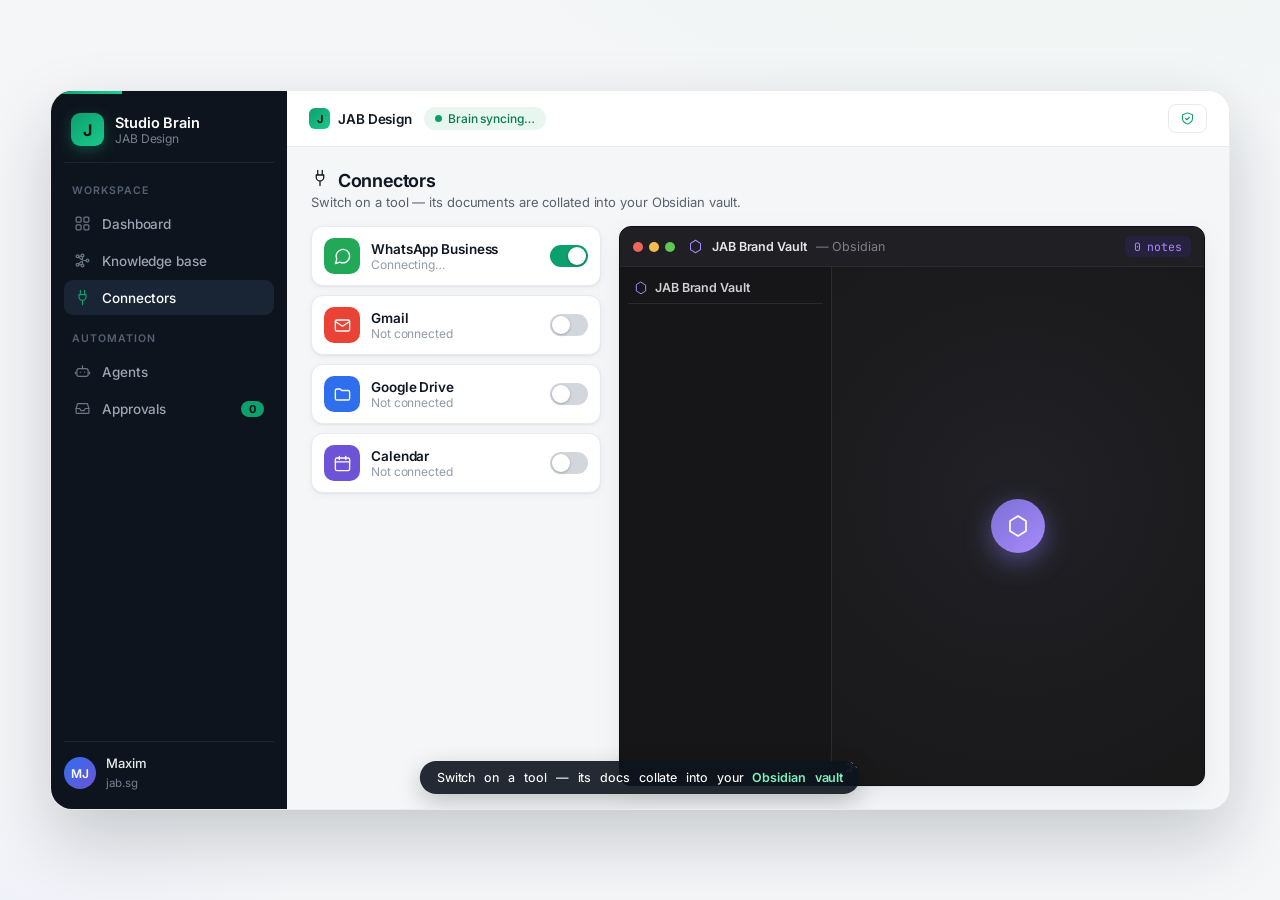
<file: agent-demo-v5.html>
<!doctype html>
<html lang="en">
<head>
<meta charset="utf-8"/>
<meta name="viewport" content="width=device-width, initial-scale=1"/>
<title>Studio Brain — how it works</title>
<link rel="preconnect" href="https://fonts.googleapis.com">
<link rel="preconnect" href="https://fonts.gstatic.com" crossorigin>
<link href="https://fonts.googleapis.com/css2?family=Inter:wght@400;450;500;600;700&family=JetBrains+Mono:wght@400;500&display=swap" rel="stylesheet">
<style>
  :root{
    --ink:#101723; --muted:#586172; --faint:#929bab; --line:#e8eaef; --line-soft:#f2f4f7;
    --bg:#f5f6f8; --surface:#ffffff; --accent:#0e9f6e; --accent-deep:#0a7a54; --accent-wash:#e7f6ef;
    --blue:#2f6fed; --violet:#6d54d6; --violet-wash:#eeeafb; --amber:#c4881a;
    --radius:12px; --radius-sm:8px; --radius-lg:16px;
    --shadow:0 1px 2px rgba(16,23,35,.05),0 2px 8px rgba(16,23,35,.04);
    --shadow-card:0 1px 3px rgba(16,23,35,.05),0 10px 30px rgba(16,23,35,.06);
    --shadow-lift:0 30px 70px rgba(16,23,35,.2);
    --ease:cubic-bezier(.22,.78,.24,1);
    --font:'Inter',-apple-system,BlinkMacSystemFont,'Segoe UI',sans-serif;
    --mono:'JetBrains Mono',ui-monospace,Menlo,monospace;
    /* obsidian */
    --o-bg:#1a1a1d; --o-side:#161618; --o-bar:#202024; --o-line:#2a2a2f; --o-txt:#cfd0d6; --o-mut:#7e7f88; --o-pur:#a78bfa;
    /* whatsapp */
    --wa-bg:#0b141a; --wa-head:#1f2c33; --wa-in:#1f2c34; --wa-out:#005c4b; --wa-txt:#e9edef; --wa-mut:#8696a0; --tick:#53bdeb;
  }
  *{box-sizing:border-box;margin:0;padding:0}
  html,body{height:100%}
  body{font-family:var(--font);color:var(--ink);-webkit-font-smoothing:antialiased;overflow:hidden;
       display:grid;place-items:center;min-height:100vh;letter-spacing:-.006em;
       background:radial-gradient(1100px 540px at 80% -14%,#edf5f1,transparent 58%),
                  radial-gradient(820px 460px at -6% 114%,#ebedfa,transparent 54%),var(--bg)}
  svg.i{width:18px;height:18px;stroke:currentColor;fill:none;stroke-width:1.7;stroke-linecap:round;stroke-linejoin:round;flex:none}

  .stage{position:relative;width:min(1180px,97vw);height:min(720px,94vh);border-radius:22px;overflow:hidden;
         background:var(--surface);box-shadow:var(--shadow-lift);border:1px solid var(--line);
         display:grid;grid-template-columns:236px 1fr}
  .rail{position:absolute;top:0;left:0;right:0;height:3px;z-index:80}
  .rail i{display:block;height:100%;width:0;background:linear-gradient(90deg,var(--accent),#1bd093);transition:width .5s linear}
  .replay{position:absolute;top:13px;right:15px;z-index:90;font-size:12.5px;color:var(--muted);background:var(--surface);
          border:1px solid var(--line);border-radius:9px;padding:7px 12px;display:none;align-items:center;gap:7px;cursor:pointer;box-shadow:var(--shadow)}
  .replay.show{display:inline-flex}

  /* sidebar */
  .side{background:#0e141d;color:#aeb6c2;padding:18px 13px;display:flex;flex-direction:column;gap:2px}
  .brand{display:flex;align-items:center;gap:11px;padding:4px 7px 16px;margin-bottom:4px;border-bottom:1px solid #1b2530}
  .bmark{width:33px;height:33px;border-radius:9px;background:linear-gradient(140deg,var(--accent),#19c98c);
         display:grid;place-items:center;color:#04130d;font-weight:700;font-size:16px;box-shadow:0 4px 14px rgba(14,159,110,.4)}
  .bname{color:#fff;font-weight:600;font-size:14.5px}.bsub{color:#74808f;font-size:12px}
  .nlabel{color:#566273;font-size:10.5px;text-transform:uppercase;letter-spacing:.09em;margin:15px 8px 7px;font-weight:600}
  .nitem{display:flex;align-items:center;gap:11px;padding:9px 10px;border-radius:9px;color:#9aa4b2;font-size:13.5px;font-weight:500;transition:.3s var(--ease)}
  .nitem svg.i{width:17px;height:17px;color:#6b7686;transition:.3s}
  .nitem.active{background:#192534;color:#fff}.nitem.active svg.i{color:var(--accent)}
  .nitem .nb{margin-left:auto;background:var(--accent);color:#04130d;font-size:11px;font-weight:700;border-radius:20px;padding:1px 8px;transition:.3s}
  .side-foot{margin-top:auto;border-top:1px solid #1b2530;padding-top:13px;display:flex;align-items:center;gap:10px}
  .ava{width:32px;height:32px;border-radius:50%;background:linear-gradient(135deg,#2f6fed,#6d54d6);display:grid;place-items:center;color:#fff;font-weight:600;font-size:12px}
  .side-foot .nm{color:#e8ebf0;font-size:13px;font-weight:500}.side-foot small{color:#74808f;font-size:11.5px}

  /* main */
  .main{display:flex;flex-direction:column;min-width:0}
  .top{display:flex;align-items:center;gap:12px;padding:13px 22px;border-bottom:1px solid var(--line);background:var(--surface)}
  .ws{display:flex;align-items:center;gap:8px;font-weight:600;font-size:13.5px}
  .wsdot{width:21px;height:21px;border-radius:6px;background:linear-gradient(140deg,var(--accent),#19c98c);display:grid;place-items:center;color:#04130d;font-weight:700;font-size:11px}
  .pill{display:inline-flex;align-items:center;gap:6px;font-size:12px;font-weight:500;padding:4px 11px;border-radius:20px;background:var(--accent-wash);color:var(--accent-deep)}
  .pill .lv{width:7px;height:7px;border-radius:50%;background:var(--accent);animation:pulse 2s infinite}
  @keyframes pulse{0%{box-shadow:0 0 0 0 rgba(14,159,110,.5)}70%{box-shadow:0 0 0 6px rgba(14,159,110,0)}100%{box-shadow:0 0 0 0 rgba(14,159,110,0)}}
  .spacer{flex:1}
  .ro{font-size:12px;color:var(--muted);display:flex;align-items:center;gap:7px;border:1px solid var(--line);border-radius:8px;padding:6px 11px}
  .ro svg.i{width:15px;height:15px;color:var(--accent)}

  .view{flex:1;position:relative;overflow:hidden;background:var(--bg)}
  .screen{position:absolute;inset:0;padding:22px 24px;opacity:0;transform:translateY(12px);transition:opacity .5s var(--ease),transform .5s var(--ease);pointer-events:none;overflow:hidden}
  .screen.on{opacity:1;transform:none;pointer-events:auto}
  .vhead{font-size:18px;font-weight:650;letter-spacing:-.02em;display:flex;align-items:center;gap:9px}
  .vsub{color:var(--muted);font-size:13px;margin-top:3px}

  /* ===== ACT 1: connectors + Obsidian vault ===== */
  .c1{display:grid;grid-template-columns:290px 1fr;gap:18px;margin-top:16px;height:calc(100% - 58px)}
  .conns{display:flex;flex-direction:column;gap:9px}
  .conn{background:var(--surface);border:1px solid var(--line);border-radius:var(--radius);padding:11px 12px;display:flex;align-items:center;gap:11px;box-shadow:var(--shadow);transition:.4s var(--ease)}
  .conn.live{border-color:#bfe8d6;box-shadow:0 0 0 3px var(--accent-wash)}
  .cic{width:36px;height:36px;border-radius:10px;display:grid;place-items:center;color:#fff;flex:none}
  .cic svg.i{width:19px;height:19px;color:#fff}
  .cmeta{min-width:0}.cname{font-weight:600;font-size:13.5px}.cstat{font-size:12px;color:var(--faint);display:flex;align-items:center;gap:5px}
  .conn.live .cstat{color:var(--accent-deep)}
  .cstat svg.i{width:13px;height:13px}
  .switch{margin-left:auto;width:38px;height:22px;border-radius:20px;background:#d2d7de;position:relative;flex:none;transition:.35s var(--ease)}
  .switch::after{content:"";position:absolute;top:2px;left:2px;width:18px;height:18px;border-radius:50%;background:#fff;box-shadow:0 1px 3px rgba(0,0,0,.25);transition:.35s var(--ease)}
  .switch.on{background:var(--accent)}.switch.on::after{transform:translateX(16px)}

  /* obsidian window */
  .obs{background:var(--o-bg);border:1px solid #0e0e10;border-radius:var(--radius);box-shadow:var(--shadow-card);overflow:hidden;display:flex;flex-direction:column;color:var(--o-txt)}
  .obs-bar{display:flex;align-items:center;gap:9px;padding:9px 13px;background:var(--o-bar);border-bottom:1px solid var(--o-line);font-size:12.5px}
  .obs-bar .dots{display:flex;gap:6px;margin-right:4px}
  .obs-bar .dots i{width:10px;height:10px;border-radius:50%;display:block}
  .obs-bar .dots i:nth-child(1){background:#f0655a}.obs-bar .dots i:nth-child(2){background:#f5bd4f}.obs-bar .dots i:nth-child(3){background:#61c554}
  .obs-bar .hex{color:var(--o-pur);display:flex}.obs-bar .hex svg.i{width:15px;height:15px;color:var(--o-pur)}
  .obs-bar .vname{font-weight:600;color:#e6e6ea}.obs-bar .sub{color:var(--o-mut)}
  .obs-bar .ocount{margin-left:auto;font-family:var(--mono);font-size:11.5px;color:var(--o-pur);background:#272140;padding:3px 9px;border-radius:6px}
  .obs-body{flex:1;display:grid;grid-template-columns:212px 1fr;min-height:0}
  .obs-tree{background:var(--o-side);border-right:1px solid var(--o-line);padding:9px 8px;overflow-y:auto;font-size:12.5px}
  .obs-tree::-webkit-scrollbar{width:6px}.obs-tree::-webkit-scrollbar-thumb{background:#34343a;border-radius:3px}
  .vault-row{display:flex;align-items:center;gap:7px;color:#cfd0d6;font-weight:600;padding:4px 6px 8px;border-bottom:1px solid var(--o-line);margin-bottom:5px}
  .vault-row svg.i{width:14px;height:14px;color:var(--o-pur)}
  .tfolder{display:flex;align-items:center;gap:6px;color:#b3b4ba;font-weight:600;padding:6px 6px 3px;font-size:12px;
           opacity:0;transform:translateX(-5px);transition:.4s var(--ease)}
  .tfolder.in{opacity:1;transform:none}
  .tfolder svg.i{width:13px;height:13px;color:#8a8a90}
  .tfile{display:flex;align-items:center;gap:7px;color:#9a9ba2;padding:4px 6px 4px 19px;border-radius:5px;
         opacity:0;transform:translateX(-6px);transition:.38s var(--ease)}
  .tfile.in{opacity:1;transform:none}
  .tfile:hover{background:#232327}
  .tfile svg.i{width:12px;height:12px;color:#7e7f88}
  .tfile.md svg.i{color:var(--o-pur)}
  .tfile .more{color:#62636b;font-style:italic}
  .obs-graph{position:relative;overflow:hidden;background:radial-gradient(circle at 50% 44%,#212126,#181819)}
  .obs-graph svg.edges{position:absolute;inset:0;width:100%;height:100%}
  .node{position:absolute;border-radius:50%;transform:translate(-50%,-50%) scale(0);opacity:0;transition:transform .55s var(--ease),opacity .4s}
  .node.in{transform:translate(-50%,-50%) scale(1);opacity:1}
  .node.core{width:54px;height:54px;background:linear-gradient(140deg,#7c6fd6,#a78bfa);box-shadow:0 8px 26px rgba(124,111,214,.55);display:grid;place-items:center;z-index:3}
  .node.core svg.i{width:24px;height:24px;color:#fff}
  .node.lbl{font-size:10px}
  .edge{stroke:#3a3a52;stroke-width:1.1;opacity:0;transition:opacity .5s}.edge.in{opacity:1}
  .obs-graph .ghint{position:absolute;left:13px;bottom:11px;font-size:11px;color:var(--o-mut);display:flex;align-items:center;gap:6px}
  .obs-graph .ghint svg.i{width:13px;height:13px;color:var(--o-mut)}

  /* ===== ACT 2/3 split ===== */
  .c2{display:grid;grid-template-columns:1fr 322px;gap:22px;margin-top:16px;height:calc(100% - 58px)}
  .inbox{display:flex;flex-direction:column;gap:12px;overflow:hidden}
  .enq{background:var(--surface);border:1px solid var(--line);border-radius:var(--radius);box-shadow:var(--shadow-card);overflow:hidden;
       opacity:0;transform:translateY(10px) scale(.99);transition:opacity .5s var(--ease),transform .5s var(--ease),box-shadow .3s,border-color .3s}
  .enq.in{opacity:1;transform:none}
  .enq.active{border-color:#bfe8d6;box-shadow:0 0 0 3px var(--accent-wash),var(--shadow-card)}
  .ehead{display:flex;align-items:center;gap:10px;padding:11px 14px;border-bottom:1px solid var(--line-soft)}
  .chip{font-size:11px;font-weight:600;padding:3px 9px;border-radius:6px;display:inline-flex;align-items:center;gap:5px}
  .chip svg.i{width:12px;height:12px}
  .chip.wa{color:#0a7a3f;background:#e3f7ea}.chip.gm{color:#b23227;background:#fceae8}
  .efrom{font-weight:600;font-size:13.5px}.ewhen{margin-left:auto;color:var(--faint);font-size:12px}
  .ebody{padding:12px 14px}
  .eq{color:var(--muted);font-size:13px;background:var(--line-soft);border-radius:9px;padding:10px 12px;line-height:1.5}
  .drow{margin-top:12px;opacity:0;max-height:0;overflow:hidden;transition:opacity .4s,max-height .5s var(--ease)}
  .drow.open{opacity:1;max-height:220px}
  .dlabel{font-size:11px;letter-spacing:.02em;color:var(--faint);margin-bottom:7px;display:flex;align-items:center;gap:6px;font-weight:500}
  .dlabel svg.i{width:14px;height:14px;color:var(--accent)}
  .dlabel b{color:var(--accent-deep);font-weight:600}
  .draft{font-size:13.5px;line-height:1.55;color:var(--ink)}
  .cursor{display:inline-block;width:6px;height:14px;background:var(--accent);margin-left:1px;vertical-align:-2px;animation:bl .8s steps(1) infinite}
  @keyframes bl{50%{opacity:0}}
  .efoot{display:flex;align-items:center;gap:9px;padding:11px 14px;border-top:1px solid var(--line-soft);background:#fcfdfe;opacity:0;max-height:0;overflow:hidden;transition:opacity .4s,max-height .45s var(--ease)}
  .efoot.open{opacity:1;max-height:64px}
  .btn{border:1px solid var(--line);background:var(--surface);color:var(--ink);font-size:13px;font-weight:550;padding:8px 13px;border-radius:9px;display:inline-flex;align-items:center;gap:7px;transition:.2s}
  .btn svg.i{width:15px;height:15px}
  .btn.ghost{color:var(--muted)}
  .btn.primary{background:var(--accent);border-color:var(--accent);color:#fff;box-shadow:0 4px 14px rgba(14,159,110,.3)}
  .btn.sent{background:#eef6f2;border-color:#cfe7dc;color:var(--accent-deep);box-shadow:none}
  .grew{margin-left:auto;font-size:12px;color:var(--faint);display:flex;align-items:center;gap:6px}
  .grew svg.i{width:13px;height:13px}

  /* phone */
  .phonecol{display:flex;flex-direction:column;align-items:center;justify-content:center;gap:11px}
  .phonecap{font-size:11.5px;color:var(--faint);font-weight:500;display:flex;align-items:center;gap:6px}
  .phonecap svg.i{width:13px;height:13px;color:#0a7a3f}
  .phone{width:300px;height:586px;background:var(--wa-bg);border-radius:38px;border:11px solid #0a0e12;overflow:hidden;display:flex;flex-direction:column;
         box-shadow:0 34px 70px rgba(0,0,0,.42),inset 0 0 0 2px #1c2228;position:relative;
         opacity:0;transform:translateY(14px) scale(.97);transition:opacity .6s var(--ease),transform .7s var(--ease)}
  .phone.in{opacity:1;transform:none}
  .notch{position:absolute;top:7px;left:50%;transform:translateX(-50%);width:96px;height:20px;background:#0a0e12;border-radius:0 0 14px 14px;z-index:5}
  .statusbar{display:flex;align-items:center;padding:8px 18px 2px;font-size:11px;color:var(--wa-txt);font-weight:600}
  .statusbar .sb-r{margin-left:auto;display:flex;gap:5px;align-items:center}
  .statusbar svg{width:14px;height:11px;fill:var(--wa-txt)}
  .wahead{background:var(--wa-head);display:flex;align-items:center;gap:9px;padding:7px 12px}
  .wahead svg.i{color:#aebac1;width:19px;height:19px}
  .waav{width:33px;height:33px;border-radius:50%;background:linear-gradient(135deg,#f0997b,#d4537e);display:grid;place-items:center;font-weight:700;color:#fff;font-size:12px}
  .waname{color:var(--wa-txt);font-weight:600;font-size:13.5px;line-height:1.2}.wast{color:#8696a0;font-size:11px}
  .wast.typing{color:#22c35e}
  .wahead .sp{margin-left:auto;display:flex;gap:16px}
  .wachat{flex:1;overflow-y:auto;padding:12px 11px;display:flex;flex-direction:column;gap:7px;
          background-image:linear-gradient(rgba(11,20,26,.94),rgba(11,20,26,.94)),
            repeating-linear-gradient(45deg,#162029 0 10px,#131c24 10px 20px)}
  .datepill{align-self:center;background:#182430;color:#8696a0;font-size:10.5px;padding:3px 10px;border-radius:7px;margin-bottom:3px}
  .row{display:flex}.row.out{justify-content:flex-end}
  .bub{max-width:82%;padding:6px 9px 4px;border-radius:9px;font-size:13.5px;color:var(--wa-txt);white-space:pre-wrap;position:relative;animation:pop .25s ease;box-shadow:0 1px 1px rgba(0,0,0,.18);line-height:1.4}
  .in .bub{background:var(--wa-in);border-top-left-radius:2px}.out .bub{background:var(--wa-out);border-top-right-radius:2px}
  .bmeta{display:inline-block;float:right;font-size:9.5px;color:var(--wa-mut);margin:5px 0 0 8px;position:relative;top:3px}
  .bmeta svg{width:14px;height:11px;vertical-align:-1px;margin-left:2px}
  @keyframes pop{from{transform:translateY(6px) scale(.97);opacity:0}to{transform:none;opacity:1}}
  .typing{display:inline-flex;gap:3px;align-items:center;padding:2px 0}
  .typing i{width:6px;height:6px;border-radius:50%;background:var(--wa-mut);animation:tb 1s infinite}
  .typing i:nth-child(2){animation-delay:.2s}.typing i:nth-child(3){animation-delay:.4s}
  @keyframes tb{0%,60%,100%{opacity:.3}30%{opacity:1}}
  .wainput{background:var(--wa-head);display:flex;align-items:center;gap:9px;padding:8px 11px}
  .wainput .box{flex:1;background:#2a3942;border-radius:18px;padding:8px 13px;color:#8696a0;font-size:12.5px}
  .wainput .snd{width:34px;height:34px;border-radius:50%;background:var(--accent);display:grid;place-items:center;flex:none}
  .wainput .snd svg.i{color:#fff;width:17px;height:17px}

  /* stats */
  .stats{display:grid;grid-template-columns:repeat(4,1fr);gap:11px;margin-top:14px;opacity:0;transform:translateY(8px);transition:.55s var(--ease)}
  .stats.in{opacity:1;transform:none}
  .stat{background:var(--surface);border:1px solid var(--line);border-radius:var(--radius);padding:12px 14px;box-shadow:var(--shadow)}
  .snum{font-size:21px;font-weight:680;letter-spacing:-.03em}.slbl{font-size:12px;color:var(--muted);margin-top:1px}

  /* caption */
  .cap{position:absolute;left:50%;bottom:15px;transform:translateX(-50%);z-index:85;background:rgba(14,20,29,.9);color:#fff;
       font-size:12.5px;padding:9px 17px;border-radius:30px;box-shadow:0 8px 24px rgba(0,0,0,.22);
       display:flex;align-items:center;gap:9px;white-space:nowrap;transition:opacity .35s;font-weight:450}
  .cap b{color:#7ff0bd;font-weight:600}
  .rv{opacity:0;transform:translateY(5px);display:inline-block;animation:rvin .45s var(--ease) forwards}
  @keyframes rvin{to{opacity:1;transform:none}}
</style>
</head>
<body>
<div class="stage" id="stage">
  <div class="rail"><i id="rail"></i></div>
  <button class="replay" id="replay"></button>

  <aside class="side">
    <div class="brand"><div class="bmark">J</div><div><div class="bname">Studio Brain</div><div class="bsub">JAB Design</div></div></div>
    <div class="nlabel">Workspace</div>
    <div class="nitem" data-nav="dashboard" data-ic="grid">Dashboard</div>
    <div class="nitem" data-nav="knowledge" data-ic="brain">Knowledge base</div>
    <div class="nitem" data-nav="connectors" data-ic="plug">Connectors</div>
    <div class="nlabel">Automation</div>
    <div class="nitem" data-nav="agents" data-ic="bot">Agents</div>
    <div class="nitem" data-nav="approvals" data-ic="inbox">Approvals<span class="nb" id="badge">0</span></div>
    <div class="side-foot"><div class="ava">MJ</div><div><div class="nm">Maxim</div><small>jab.sg</small></div></div>
  </aside>

  <div class="main">
    <header class="top">
      <div class="ws"><span class="wsdot">J</span>JAB Design</div>
      <span class="pill"><span class="lv"></span><span id="syncpill">Brain syncing…</span></span>
      <div class="spacer"></div>
      <div class="ro" data-ic2="shield">Read-only &amp; approved</div>
    </header>

    <div class="view">
      <!-- ACT 1 -->
      <section class="screen" id="s-conn">
        <div class="vhead"><span data-ic2="plug"></span>Connectors</div>
        <div class="vsub">Switch on a tool — its documents are collated into your Obsidian vault.</div>
        <div class="c1">
          <div class="conns" id="conns"></div>
          <div class="obs">
            <div class="obs-bar">
              <span class="dots"><i></i><i></i><i></i></span>
              <span class="hex" data-ic2="hex"></span>
              <span class="vname">JAB Brand Vault</span><span class="sub">— Obsidian</span>
              <span class="ocount" id="bcount">0 notes</span>
            </div>
            <div class="obs-body">
              <div class="obs-tree" id="tree">
                <div class="vault-row" data-ic2="hex">JAB Brand Vault</div>
              </div>
              <div class="obs-graph" id="graph">
                <svg class="edges" id="edges"></svg>
                <div class="ghint" data-ic2="brain"><span>Graph view · live</span></div>
              </div>
            </div>
          </div>
        </div>
      </section>

      <!-- ACT 2/3 -->
      <section class="screen" id="s-appr">
        <div class="vhead"><span data-ic2="inbox"></span>Approvals</div>
        <div class="vsub">Enquiries from every channel land here. Your agent drafts — you approve.</div>
        <div class="c2">
          <div>
            <div class="inbox" id="inbox"></div>
            <div class="stats" id="stats">
              <div class="stat"><div class="snum" id="st1">2</div><div class="slbl">channels unified</div></div>
              <div class="stat"><div class="snum" id="st2">2</div><div class="slbl">on-brand replies</div></div>
              <div class="stat"><div class="snum" id="st3">588</div><div class="slbl">vault notes used</div></div>
              <div class="stat"><div class="snum">9s</div><div class="slbl">avg. reply time</div></div>
            </div>
          </div>
          <div class="phonecol">
            <div class="phonecap"><span data-ic2="msg"></span>Live on WhatsApp Business</div>
            <div class="phone" id="phone">
              <div class="notch"></div>
              <div class="statusbar"><span id="clock">9:41</span><span class="sb-r">
                <svg viewBox="0 0 18 14"><rect x="0" y="9" width="3" height="5" rx="1"/><rect x="5" y="6" width="3" height="8" rx="1"/><rect x="10" y="3" width="3" height="11" rx="1"/><rect x="15" y="0" width="3" height="14" rx="1"/></svg>
                <svg viewBox="0 0 20 14"><rect x="0" y="2" width="17" height="10" rx="2" stroke="#e9edef" fill="none" stroke-width="1.4"/><rect x="2" y="4" width="12" height="6" rx="1"/><rect x="18" y="5" width="2" height="4" rx="1"/></svg>
              </span></div>
              <div class="wahead">
                <span data-ic2="back"></span>
                <div class="waav">RC</div>
                <div><div class="waname">Rachel · Bloom Café</div><div class="wast" id="wast">online</div></div>
                <div class="sp"><span data-ic2="video"></span><span data-ic2="phone"></span></div>
              </div>
              <div class="wachat" id="wachat"><div class="datepill">TODAY</div></div>
              <div class="wainput"><div class="box">Message</div><div class="snd"><span data-ic2="send"></span></div></div>
            </div>
          </div>
        </div>
      </section>
    </div>
  </div>

  <div class="cap" id="cap"></div>
</div>

<script>
const ICON={
  grid:'<rect x="3" y="3" width="7" height="7" rx="1.5"/><rect x="14" y="3" width="7" height="7" rx="1.5"/><rect x="3" y="14" width="7" height="7" rx="1.5"/><rect x="14" y="14" width="7" height="7" rx="1.5"/>',
  brain:'<circle cx="5" cy="6" r="2"/><circle cx="5" cy="18" r="2"/><circle cx="19" cy="12" r="2"/><circle cx="12" cy="5" r="2"/><circle cx="12" cy="19" r="2"/><path d="M7 6h3M7 18h3M14 12h3M12 7v4M12 17v-4M6.5 7.5l4 3M6.5 16.5l4-3"/>',
  plug:'<path d="M9 2v6M15 2v6M7 8h10v3a5 5 0 0 1-10 0V8zM12 16v6"/>',
  bot:'<rect x="4" y="8" width="16" height="11" rx="3"/><path d="M12 8V4M9 13h.01M15 13h.01M2 13v2M22 13v2"/>',
  inbox:'<path d="M3 12h5l2 3h4l2-3h5"/><path d="M5 5h14l2 7v6a1 1 0 0 1-1 1H4a1 1 0 0 1-1-1v-6z"/>',
  shield:'<path d="M12 3l8 3v6c0 4-3 7-8 9-5-2-8-5-8-9V6z"/><path d="M9 12l2 2 4-4"/>',
  hex:'<path d="M12 2l8 5v10l-8 5-8-5V7z"/>',
  msg:'<path d="M21 11.5a8.5 8.5 0 0 1-12.3 7.6L3 21l1.9-5.7A8.5 8.5 0 1 1 21 11.5z"/>',
  mail:'<rect x="3" y="5" width="18" height="14" rx="2"/><path d="M3 7l9 6 9-6"/>',
  folder:'<path d="M3 7a2 2 0 0 1 2-2h4l2 2h8a2 2 0 0 1 2 2v8a2 2 0 0 1-2 2H5a2 2 0 0 1-2-2z"/>',
  folderopen:'<path d="M3 7a2 2 0 0 1 2-2h4l2 2h8a2 2 0 0 1 2 2M3 7v10a2 2 0 0 0 2 2h12.5a1.5 1.5 0 0 0 1.45-1.1L21 9H6.5a1.5 1.5 0 0 0-1.45 1.1z"/>',
  cal:'<rect x="3" y="5" width="18" height="16" rx="2"/><path d="M8 3v4M16 3v4M3 10h18"/>',
  doc:'<path d="M14 3v5h5"/><path d="M14 3H6a1 1 0 0 0-1 1v16a1 1 0 0 0 1 1h12a1 1 0 0 0 1-1V8z"/><path d="M9 13h6M9 17h6"/>',
  pdf:'<path d="M14 3v5h5"/><path d="M14 3H6a1 1 0 0 0-1 1v16a1 1 0 0 0 1 1h12a1 1 0 0 0 1-1V8z"/><path d="M8.5 17v-3.2h1.1a1 1 0 0 1 0 2H8.5"/>',
  pen:'<path d="M12 20h9"/><path d="M16.5 3.5a2.1 2.1 0 0 1 3 3L7 19l-4 1 1-4z"/>',
  check:'<path d="M20 6L9 17l-5-5"/>',
  send:'<path d="M22 2L11 13"/><path d="M22 2l-7 20-4-9-9-4z"/>',
  back:'<path d="M15 18l-6-6 6-6"/>',
  video:'<rect x="2" y="6" width="14" height="12" rx="2"/><path d="M16 10l6-3v10l-6-3z"/>',
  phone:'<path d="M22 16.9v3a2 2 0 0 1-2.2 2 19.8 19.8 0 0 1-8.6-3 19.5 19.5 0 0 1-6-6 19.8 19.8 0 0 1-3-8.6A2 2 0 0 1 4.1 2h3a2 2 0 0 1 2 1.7c.1 1 .4 1.9.7 2.8a2 2 0 0 1-.5 2.1L8.1 9.9a16 16 0 0 0 6 6l1.3-1.3a2 2 0 0 1 2.1-.5c.9.3 1.8.6 2.8.7a2 2 0 0 1 1.7 2z"/>',
  spark:'<path d="M12 3v4M12 17v4M3 12h4M17 12h4M6 6l2.5 2.5M15.5 15.5L18 18M18 6l-2.5 2.5M8.5 15.5L6 18"/>',
};
function ico(n,cls){return '<svg class="i '+(cls||'')+'" viewBox="0 0 24 24">'+(ICON[n]||'')+'</svg>';}
document.querySelectorAll('[data-ic]').forEach(e=>{e.insertAdjacentHTML('afterbegin',ico(e.dataset.ic));});
document.querySelectorAll('[data-ic2]').forEach(e=>{e.innerHTML=ico(e.dataset.ic2);});

const sleep=ms=>new Promise(r=>setTimeout(r,ms));
const $=id=>document.getElementById(id);
const rand=(a,b)=>a+Math.random()*(b-a);
function setRail(p){$('rail').style.width=p+'%';}
function nav(id){document.querySelectorAll('.nitem').forEach(n=>n.classList.toggle('active',n.dataset.nav===id));}
function show(scr){document.querySelectorAll('.screen').forEach(s=>s.classList.remove('on'));$(scr).classList.add('on');}
function cap(html){const c=$('cap');c.style.opacity=0;setTimeout(()=>{
  c.innerHTML=html.split(' ').map((w,i)=>`<span class="rv" style="animation-delay:${i*40}ms">${w}</span>`).join(' ');
  c.style.opacity=1;},220);}
$('replay').innerHTML=ico('spark')+' Replay';

/* connectors + their vault files */
const CONNS=[
  {id:'whatsapp',name:'WhatsApp Business',ic:'msg',color:'#22a957',notes:312,stat:'312 chats',
   folder:'WhatsApp enquiries',files:[['Rachel — Bloom Café.md','md'],['James — Vertex Property.md','md'],['Enquiry log.md','md']],more:309},
  {id:'gmail',name:'Gmail',ic:'mail',color:'#ea4335',notes:276,stat:'276 threads',
   folder:'Client emails',files:[['Briefs & scopes.md','md'],['Quotes & invoices.md','md']],more:274},
  {id:'drive',name:'Google Drive',ic:'folder',color:'#2f6fed',notes:120,stat:'brand files',
   folder:'Brand assets',files:[['SG50 campaign.pdf','pdf'],['Brand guidelines.md','md'],['Packaging refs.pdf','pdf']],more:117},
  {id:'calendar',name:'Calendar',ic:'cal',color:'#6d54d6',notes:0,stat:'consults',
   folder:'Schedule',files:[['Consults.md','md'],['Bookings.md','md']],more:0},
];
function renderConns(){
  $('conns').innerHTML=CONNS.map(c=>`
    <div class="conn" data-c="${c.id}">
      <div class="cic" style="background:${c.color}">${ico(c.ic)}</div>
      <div class="cmeta"><div class="cname">${c.name}</div><div class="cstat" data-s>Not connected</div></div>
      <div class="switch" data-sw></div>
    </div>`).join('');
}

/* obsidian tree fill */
function addFiles(c){
  const tree=$('tree');
  const f=document.createElement('div');f.className='tfolder';f.innerHTML=ico('folderopen')+c.folder;tree.appendChild(f);
  requestAnimationFrame(()=>f.classList.add('in'));
  c.files.forEach((file,i)=>{
    const row=document.createElement('div');row.className='tfile '+file[1];
    row.innerHTML=ico(file[1]==='pdf'?'pdf':'doc')+'<span>'+file[0]+'</span>';
    tree.appendChild(row);setTimeout(()=>row.classList.add('in'),120+i*110);
  });
  if(c.more>0){const m=document.createElement('div');m.className='tfile';m.innerHTML='<span class="more">+ '+c.more+' more notes</span>';
    tree.appendChild(m);setTimeout(()=>m.classList.add('in'),120+c.files.length*110);}
}

/* graph */
let nodeCount=0;
function placeCore(){const g=$('graph');const c=document.createElement('div');c.className='node core';
  c.style.left='50%';c.style.top='50%';c.innerHTML=ico('hex');g.appendChild(c);requestAnimationFrame(()=>c.classList.add('in'));}
function burst(color,n){
  const g=$('graph'),svg=$('edges');const W=g.clientWidth,H=g.clientHeight;
  for(let i=0;i<n;i++){
    const ang=rand(0,Math.PI*2),r=rand(58,Math.min(W,H)/2-18);
    const x=W/2+Math.cos(ang)*r,y=H/2+Math.sin(ang)*r,sz=rand(7,12);
    const d=document.createElement('div');d.className='node';d.style.cssText=`width:${sz}px;height:${sz}px;left:${x}px;top:${y}px;background:${color};box-shadow:0 2px 8px ${color}66`;
    g.appendChild(d);
    const ln=document.createElementNS('http://www.w3.org/2000/svg','line');
    ln.setAttribute('x1',W/2);ln.setAttribute('y1',H/2);ln.setAttribute('x2',x);ln.setAttribute('y2',y);ln.setAttribute('class','edge');svg.appendChild(ln);
    setTimeout(()=>{d.classList.add('in');ln.classList.add('in');},i*55);
  }
}
async function activate(c){
  const card=document.querySelector(`[data-c="${c.id}"]`);
  const sw=card.querySelector('[data-sw]'),st=card.querySelector('[data-s]');
  sw.classList.add('on');st.textContent='Connecting…';await sleep(600);
  card.classList.add('live');st.innerHTML=ico('check')+' Active · '+c.stat+' indexed';
  burst(c.color,Math.min(24,Math.round(c.notes/15)+6));
  addFiles(c);
  const to=nodeCount+c.notes,step=Math.ceil((c.notes||40)/22);
  const t=setInterval(()=>{nodeCount=Math.min(to,nodeCount+step);$('bcount').textContent=nodeCount+' notes';if(nodeCount>=to)clearInterval(t);},45);
  await sleep(1150);
}

/* whatsapp */
function waAdd(side,html){const r=document.createElement('div');r.className='row '+side;r.innerHTML='<div class="bub">'+html+'</div>';$('wachat').appendChild(r);$('wachat').scrollTop=1e6;return r;}
const tickSvg='<svg viewBox="0 0 18 14"><path d="M1 7l3.5 3.5L11 4" stroke="var(--tick)" stroke-width="1.6" fill="none"/><path d="M6 7l3.5 3.5L16 4" stroke="var(--tick)" stroke-width="1.6" fill="none"/></svg>';
function clk(){return $('clock').textContent;}
async function typeBubble(bub,text){const el=bub.querySelector('.bub');el.textContent='';for(let i=0;i<text.length;i++){el.textContent+=text[i];$('wachat').scrollTop=1e6;await sleep(11+Math.random()*15);}
  el.innerHTML=text+'<span class="bmeta">'+clk()+tickSvg+'</span>';}

/* enquiries */
const ENQS=[
  {id:'rachel',ch:'wa',from:'Rachel · Bloom Café',when:'2m ago',phone:true,
   q:"Hi! love your SG50 work 🙌 we're opening our 2nd café and the branding feels dated. do you do a refresh + new packaging? rough cost?",
   reply:"hey Rachel, congrats on café number two 🥊 a refresh with packaging sits right in our corner. rough guide it runs around 6–8 weeks and scales with scope. easiest is a quick 15-min consult so we can see the space — want me to set one up?",
   sentVia:'WhatsApp'},
  {id:'james',ch:'gm',from:'James · Vertex Property',when:'just now',phone:false,
   q:"We have a condo launch in October and need a full campaign + microsite. Can JAB take this on, and what's the process?",
   reply:"Hi James — a launch like this is exactly what we're built for: brand, collaterals and microsite all pulling in one direction. We'd lock the story first, then build outward, working the schedule back from your October date. Happy to walk you through it on a call this week.",
   sentVia:'Gmail'},
];
function renderInbox(){
  $('inbox').innerHTML=ENQS.map(e=>`
   <div class="enq" data-e="${e.id}">
     <div class="ehead">
       <span class="chip ${e.ch}">${ico(e.ch==='wa'?'msg':'mail')}${e.ch==='wa'?'WhatsApp':'Gmail'}</span>
       <span class="efrom">${e.from}</span><span class="ewhen">${e.when}</span>
     </div>
     <div class="ebody">
       <div class="eq">${e.q}</div>
       <div class="drow" data-draft>
         <div class="dlabel">${ico('pen')}Drafted in JAB's voice <b>· grounded in the vault</b></div>
         <div class="draft" data-dtext></div>
       </div>
     </div>
     <div class="efoot" data-foot>
       <button class="btn ghost">Edit</button>
       <button class="btn primary" data-approve>${ico('check')}Approve &amp; send</button>
       <span class="grew" data-grew></span>
     </div>
   </div>`).join('');
}
async function typeDraft(el,text){el.innerHTML='';let s='';for(let i=0;i<text.length;i++){s+=text[i];el.innerHTML=s+'<span class="cursor"></span>';await sleep(10+Math.random()*13);}el.textContent=text;}

async function handleEnq(e){
  const card=document.querySelector(`[data-e="${e.id}"]`);card.classList.add('active');
  const draft=card.querySelector('[data-draft]'),dtext=card.querySelector('[data-dtext]');
  const foot=card.querySelector('[data-foot]'),grew=card.querySelector('[data-grew]'),btn=card.querySelector('[data-approve]');
  cap(`Agent searches the vault, drafts for <b>${e.from.split(' · ')[0]}</b>`);
  grew.innerHTML=ico('brain')+'reading vault…';
  draft.classList.add('open');await sleep(450);foot.classList.add('open');
  await typeDraft(dtext,e.reply);
  grew.innerHTML=ico('check')+'grounded · 588 notes';
  cap('Reply ready — <b>one click to approve</b>');await sleep(850);
  btn.style.transform='scale(.97)';btn.innerHTML=ico('send')+'Sending…';await sleep(650);
  if(e.phone){$('wast').textContent='online';const out=waAdd('out','<span class="typing"><i></i><i></i><i></i></span>');await sleep(500);await typeBubble(out,e.reply);}
  btn.style.transform='';btn.className='btn sent';btn.innerHTML=ico('check')+'Sent via '+e.sentVia;
  card.classList.remove('active');
  cap(`<b>Sent on ${e.sentVia}</b> — on-brand, approved by you`);await sleep(1200);
}

function reset(){
  nodeCount=0;renderConns();renderInbox();
  $('graph').querySelectorAll('.node').forEach(n=>n.remove());$('edges').innerHTML='';
  $('tree').innerHTML='<div class="vault-row">'+ico('hex')+'JAB Brand Vault</div>';
  $('bcount').textContent='0 notes';$('badge').textContent='0';$('wachat').innerHTML='<div class="datepill">TODAY</div>';
  $('phone').classList.remove('in');$('stats').classList.remove('in');$('replay').classList.remove('show');
  setRail(0);$('syncpill').textContent='Brain syncing…';
}
async function run(){
  reset();placeCore();
  nav('connectors');show('s-conn');setRail(6);
  cap('Switch on a tool — its docs collate into your <b>Obsidian vault</b>');await sleep(850);
  await activate(CONNS[0]);setRail(22);
  await activate(CONNS[1]);setRail(38);
  await activate(CONNS[2]);setRail(50);
  $('syncpill').textContent='Brain synced';
  cap('<b>One vault</b> — every chat, email and file, linked and searchable');await sleep(1400);

  nav('approvals');show('s-appr');setRail(56);
  cap('Now enquiries arrive — <b>from every channel, into one place</b>');
  $('phone').classList.add('in');await sleep(500);
  $('wast').className='wast typing';$('wast').textContent='typing…';
  const inb=waAdd('in','<span class="typing"><i></i><i></i><i></i></span>');await sleep(1100);
  inb.querySelector('.bub').innerHTML=ENQS[0].q+'<span class="bmeta">'+clk()+'</span>';
  $('wast').className='wast';$('wast').textContent='online';
  document.querySelector('[data-e="rachel"]').classList.add('in');$('badge').textContent='1';await sleep(900);
  document.querySelector('[data-e="james"]').classList.add('in');$('badge').textContent='2';await sleep(1000);
  setRail(64);

  await handleEnq(ENQS[0]);$('badge').textContent='1';setRail(82);
  await handleEnq(ENQS[1]);$('badge').textContent='0';setRail(96);

  $('stats').classList.add('in');setRail(100);
  cap('Tools → vault → on-brand replies — <b>you approve every word</b>');await sleep(2500);
  $('replay').classList.add('show');await sleep(1500);run();
}
$('replay').addEventListener('click',()=>{$('replay').classList.remove('show');run();});
run();
</script>
</body>
</html>
</file>
<file: styles.css>
:root {
  --ink: #0f1722;
  --ink-soft: #2a3441;
  --muted: #5b6675;
  --faint: #8c95a3;
  --line: #e7e9ee;
  --line-soft: #f0f2f5;
  --bg: #f6f7f9;
  --surface: #ffffff;
  --accent: #0e9f6e;
  --accent-deep: #0a7a54;
  --accent-wash: #e7f6ef;
  --amber: #c4881a;
  --amber-wash: #fbf1dd;
  --blue: #2f6fed;
  --blue-wash: #e8effd;
  --red: #d9483b;
  --red-wash: #fbe9e7;
  --violet: #6d54d6;
  --violet-wash: #eeeafb;
  --radius: 12px;
  --radius-sm: 8px;
  --radius-lg: 18px;
  --shadow: 0 1px 2px rgba(15,23,34,.04), 0 4px 16px rgba(15,23,34,.05);
  --shadow-lift: 0 8px 30px rgba(15,23,34,.10);
  --font: 'Inter', -apple-system, BlinkMacSystemFont, 'Segoe UI', sans-serif;
  --mono: 'JetBrains Mono', ui-monospace, 'SF Mono', Menlo, monospace;
}

* { box-sizing: border-box; margin: 0; padding: 0; }
html, body { height: 100%; }
body {
  font-family: var(--font);
  color: var(--ink);
  background: var(--bg);
  -webkit-font-smoothing: antialiased;
  font-size: 15px;
  line-height: 1.5;
}
button { font-family: inherit; cursor: pointer; }
::selection { background: var(--accent-wash); }

/* ---------- App shell ---------- */
.app { display: grid; grid-template-columns: 248px 1fr; min-height: 100vh; }

.sidebar {
  background: #0f1722;
  color: #aeb6c2;
  padding: 22px 16px;
  display: flex; flex-direction: column;
  position: sticky; top: 0; height: 100vh;
}
.brand { display: flex; align-items: center; gap: 11px; padding: 4px 8px 22px; }
.brand-mark {
  width: 34px; height: 34px; border-radius: 9px;
  background: linear-gradient(140deg, var(--accent), #16c98a);
  display: grid; place-items: center; color: #04130d; font-weight: 700; font-size: 17px;
  box-shadow: 0 4px 14px rgba(14,159,110,.35);
}
.brand-name { color: #fff; font-weight: 600; font-size: 15px; letter-spacing: -.01em; }
.brand-sub { color: #6b7686; font-size: 11.5px; margin-top: 1px; }

.nav { display: flex; flex-direction: column; gap: 2px; margin-top: 6px; }
.nav-label { color: #5a6473; font-size: 10.5px; font-weight: 600; letter-spacing: .08em; text-transform: uppercase; padding: 14px 10px 7px; }
.nav-item {
  display: flex; align-items: center; gap: 11px;
  padding: 9px 10px; border-radius: 9px; color: #aeb6c2;
  font-size: 14px; font-weight: 450; border: none; background: none; width: 100%; text-align: left;
  transition: background .16s, color .16s;
}
.nav-item:hover { background: rgba(255,255,255,.05); color: #e8ebf0; }
.nav-item.active { background: rgba(14,159,110,.16); color: #fff; }
.nav-item.active .ico { color: var(--accent); }
.nav-item .ico { width: 18px; height: 18px; flex: none; color: #7a8492; transition: color .16s; }
.nav-badge { margin-left: auto; background: var(--accent); color: #04130d; font-size: 11px; font-weight: 700; padding: 1px 7px; border-radius: 20px; }

.side-foot { margin-top: auto; padding: 12px 8px 2px; border-top: 1px solid rgba(255,255,255,.07); }
.side-user { display: flex; align-items: center; gap: 10px; }
.avatar { width: 30px; height: 30px; border-radius: 50%; background: #283546; color: #cdd4de; display: grid; place-items: center; font-size: 12px; font-weight: 600; }
.side-user small { display: block; color: #6b7686; font-size: 11.5px; }

/* ---------- Main ---------- */
.main { display: flex; flex-direction: column; min-width: 0; }
.topbar {
  height: 60px; background: rgba(246,247,249,.85); backdrop-filter: blur(8px);
  border-bottom: 1px solid var(--line);
  display: flex; align-items: center; gap: 14px; padding: 0 28px;
  position: sticky; top: 0; z-index: 20;
}
.workspace { display: flex; align-items: center; gap: 9px; padding: 6px 11px; border: 1px solid var(--line); border-radius: 9px; background: var(--surface); font-weight: 550; font-size: 14px; cursor: pointer; transition: border-color .15s; }
.workspace:hover { border-color: #d2d6de; }
.workspace .ws-dot { width: 22px; height: 22px; border-radius: 6px; background: var(--ink); color: #fff; display: grid; place-items: center; font-size: 11px; font-weight: 700; }
.topbar-spacer { flex: 1; }
.pill { display: inline-flex; align-items: center; gap: 6px; font-size: 12.5px; font-weight: 500; padding: 5px 11px; border-radius: 20px; }
.pill.live { background: var(--accent-wash); color: var(--accent-deep); }
.pill .dot { width: 7px; height: 7px; border-radius: 50%; background: var(--accent); animation: pulse 1.8s infinite; }
.btn {
  display: inline-flex; align-items: center; gap: 7px; border: 1px solid var(--line);
  background: var(--surface); color: var(--ink-soft); font-size: 13.5px; font-weight: 500;
  padding: 8px 13px; border-radius: 9px; transition: all .15s;
}
.btn:hover { border-color: #d2d6de; background: #fbfbfc; }
.btn .ico { width: 16px; height: 16px; }
.btn-primary { background: var(--ink); color: #fff; border-color: var(--ink); }
.btn-primary:hover { background: #1d2937; border-color: #1d2937; }
.btn-accent { background: var(--accent); color: #fff; border-color: var(--accent); }
.btn-accent:hover { background: var(--accent-deep); border-color: var(--accent-deep); }
.btn-sm { padding: 6px 11px; font-size: 12.5px; }

.view { padding: 28px 32px 60px; max-width: 1180px; }
.view-head { margin-bottom: 22px; }
.view-head h1 { font-size: 23px; font-weight: 650; letter-spacing: -.02em; }
.view-head p { color: var(--muted); font-size: 14px; margin-top: 4px; }
.row-between { display: flex; align-items: flex-start; justify-content: space-between; gap: 16px; }

/* view transition */
.view-enter { animation: viewIn .42s cubic-bezier(.2,.7,.3,1); }
@keyframes viewIn { from { opacity: 0; transform: translateY(10px); } to { opacity: 1; transform: none; } }

/* ---------- Cards & grids ---------- */
.grid { display: grid; gap: 16px; }
.cards-4 { grid-template-columns: repeat(4, 1fr); }
.cards-3 { grid-template-columns: repeat(3, 1fr); }
.cards-2 { grid-template-columns: repeat(2, 1fr); }
.card { background: var(--surface); border: 1px solid var(--line); border-radius: var(--radius); box-shadow: var(--shadow); }
.card-pad { padding: 18px 20px; }

.metric { background: var(--surface); border: 1px solid var(--line); border-radius: var(--radius); padding: 16px 18px; box-shadow: var(--shadow); position: relative; overflow: hidden; }
.metric .m-ico { width: 34px; height: 34px; border-radius: 9px; display: grid; place-items: center; margin-bottom: 13px; }
.metric .m-val { font-size: 27px; font-weight: 680; letter-spacing: -.025em; line-height: 1; }
.metric .m-lab { color: var(--muted); font-size: 13px; margin-top: 6px; }
.metric .m-trend { font-size: 12px; font-weight: 600; margin-top: 9px; display: inline-flex; align-items: center; gap: 4px; }
.up { color: var(--accent-deep); }

.tint-green { background: var(--accent-wash); color: var(--accent-deep); }
.tint-blue { background: var(--blue-wash); color: var(--blue); }
.tint-amber { background: var(--amber-wash); color: var(--amber); }
.tint-violet { background: var(--violet-wash); color: var(--violet); }
.tint-red { background: var(--red-wash); color: var(--red); }

.stagger > * { opacity: 0; animation: cardIn .5s cubic-bezier(.2,.7,.3,1) forwards; }
.stagger > *:nth-child(1){ animation-delay: .04s; }
.stagger > *:nth-child(2){ animation-delay: .10s; }
.stagger > *:nth-child(3){ animation-delay: .16s; }
.stagger > *:nth-child(4){ animation-delay: .22s; }
.stagger > *:nth-child(5){ animation-delay: .28s; }
.stagger > *:nth-child(6){ animation-delay: .34s; }
@keyframes cardIn { to { opacity: 1; transform: none; } }
.stagger > * { transform: translateY(12px); }

.card-title { display: flex; align-items: center; justify-content: space-between; margin-bottom: 14px; }
.card-title h3 { font-size: 15px; font-weight: 600; }
.card-title .ti-link { color: var(--muted); font-size: 12.5px; font-weight: 500; display: inline-flex; gap: 4px; align-items: center; }

/* ---------- Knowledge graph ---------- */
.graph-wrap { position: relative; border-radius: var(--radius); overflow: hidden; background: radial-gradient(120% 120% at 30% 10%, #14202f 0%, #0c1521 60%, #0a1019 100%); }
.graph-wrap canvas { display: block; width: 100%; }
.graph-legend { position: absolute; top: 14px; left: 16px; display: flex; flex-direction: column; gap: 7px; }
.graph-legend .lg { display: flex; align-items: center; gap: 8px; color: #c4ccd8; font-size: 12px; }
.graph-legend .lg i { width: 9px; height: 9px; border-radius: 50%; }
.graph-stat { position: absolute; bottom: 14px; right: 16px; color: #7c8694; font-size: 12px; font-family: var(--mono); }
.graph-overlay-btn { position: absolute; top: 14px; right: 16px; }

/* ---------- Lists / activity ---------- */
.feed { display: flex; flex-direction: column; }
.feed-item { display: flex; gap: 12px; padding: 11px 0; border-bottom: 1px solid var(--line-soft); }
.feed-item:last-child { border-bottom: none; }
.feed-dot { width: 30px; height: 30px; border-radius: 8px; flex: none; display: grid; place-items: center; }
.feed-item p { font-size: 13.5px; line-height: 1.45; }
.feed-item .t { color: var(--faint); font-size: 12px; margin-top: 2px; }
.feed-item b { font-weight: 600; }

/* ---------- Source rows ---------- */
.src { display: flex; align-items: center; gap: 13px; padding: 13px 0; border-bottom: 1px solid var(--line-soft); }
.src:last-child { border-bottom: none; }
.src-ico { width: 36px; height: 36px; border-radius: 9px; flex: none; display: grid; place-items: center; }
.src-meta { flex: 1; min-width: 0; }
.src-meta .n { font-weight: 550; font-size: 14px; }
.src-meta .s { color: var(--muted); font-size: 12.5px; margin-top: 1px; }
.bar { height: 6px; background: var(--line); border-radius: 6px; overflow: hidden; margin-top: 7px; }
.bar > i { display: block; height: 100%; background: var(--accent); border-radius: 6px; width: 0; transition: width 1.1s cubic-bezier(.2,.7,.3,1); }
.src-count { font-family: var(--mono); font-size: 13px; color: var(--ink-soft); font-weight: 500; }

/* ---------- Connectors ---------- */
.conn { background: var(--surface); border: 1px solid var(--line); border-radius: var(--radius); padding: 18px; box-shadow: var(--shadow); transition: border-color .2s, transform .2s; }
.conn:hover { transform: translateY(-2px); box-shadow: var(--shadow-lift); }
.conn-top { display: flex; align-items: center; justify-content: space-between; margin-bottom: 14px; }
.conn-logo { width: 42px; height: 42px; border-radius: 11px; display: grid; place-items: center; font-weight: 700; color: #fff; font-size: 18px; }
.conn h4 { font-size: 15px; font-weight: 600; }
.conn .desc { color: var(--muted); font-size: 13px; margin: 3px 0 16px; line-height: 1.45; min-height: 38px; }
.status { display: inline-flex; align-items: center; gap: 6px; font-size: 12.5px; font-weight: 600; padding: 4px 10px; border-radius: 20px; }
.status.on { background: var(--accent-wash); color: var(--accent-deep); }
.status.off { background: #f1f2f4; color: var(--faint); }
.status.connecting { background: var(--amber-wash); color: var(--amber); }
.status .dot { width: 7px; height: 7px; border-radius: 50%; background: currentColor; }
.status.on .dot { animation: pulse 1.8s infinite; }
.switch { width: 40px; height: 23px; border-radius: 20px; background: #d8dbe1; border: none; position: relative; transition: background .22s; flex: none; }
.switch::after { content: ''; position: absolute; top: 2.5px; left: 2.5px; width: 18px; height: 18px; border-radius: 50%; background: #fff; box-shadow: 0 1px 3px rgba(0,0,0,.2); transition: transform .22s; }
.switch.on { background: var(--accent); }
.switch.on::after { transform: translateX(17px); }

/* ---------- Agents ---------- */
.agent { background: var(--surface); border: 1px solid var(--line); border-radius: var(--radius); padding: 18px; box-shadow: var(--shadow); transition: transform .2s, box-shadow .2s; }
.agent:hover { transform: translateY(-2px); box-shadow: var(--shadow-lift); }
.agent-head { display: flex; align-items: center; gap: 12px; margin-bottom: 13px; }
.agent-ava { width: 40px; height: 40px; border-radius: 11px; display: grid; place-items: center; flex: none; }
.agent h4 { font-size: 15px; font-weight: 600; }
.agent .role { color: var(--muted); font-size: 12.5px; }
.agent .voice { background: var(--line-soft); border-radius: 9px; padding: 10px 12px; font-size: 13px; color: var(--ink-soft); line-height: 1.5; font-style: italic; }
.chips { display: flex; flex-wrap: wrap; gap: 6px; margin-top: 13px; }
.chip { font-size: 11.5px; font-weight: 500; padding: 3px 9px; border-radius: 7px; background: var(--line-soft); color: var(--muted); display: inline-flex; align-items: center; gap: 5px; }
.agent-foot { display: flex; align-items: center; justify-content: space-between; margin-top: 15px; padding-top: 13px; border-top: 1px solid var(--line-soft); font-size: 12.5px; color: var(--muted); }

.add-card { border: 1.5px dashed #d4d8e0; background: #fbfbfc; border-radius: var(--radius); display: grid; place-items: center; min-height: 196px; color: var(--muted); transition: all .18s; cursor: pointer; }
.add-card:hover { border-color: var(--accent); color: var(--accent-deep); background: var(--accent-wash); }
.add-card .plus { width: 44px; height: 44px; border-radius: 12px; background: #eef0f3; display: grid; place-items: center; margin-bottom: 10px; transition: all .18s; }
.add-card:hover .plus { background: #fff; }

/* ---------- Workflow ---------- */
.flow { display: flex; align-items: stretch; gap: 0; overflow-x: auto; padding: 8px 2px 14px; }
.flow-node { background: var(--surface); border: 1px solid var(--line); border-radius: 12px; padding: 14px 16px; min-width: 184px; box-shadow: var(--shadow); position: relative; }
.flow-node .fn-tag { font-size: 10.5px; font-weight: 700; letter-spacing: .06em; text-transform: uppercase; color: var(--faint); }
.flow-node .fn-row { display: flex; align-items: center; gap: 10px; margin-top: 8px; }
.flow-node .fn-ico { width: 32px; height: 32px; border-radius: 9px; display: grid; place-items: center; flex: none; }
.flow-node h5 { font-size: 14px; font-weight: 600; }
.flow-node small { color: var(--muted); font-size: 12px; }
.flow-arrow { display: grid; place-items: center; min-width: 46px; color: #c0c6d0; }
.flow-arrow svg { width: 22px; height: 22px; }

/* ---------- Approvals ---------- */
.approve-list { display: flex; flex-direction: column; gap: 12px; }
.draft-row { background: var(--surface); border: 1px solid var(--line); border-radius: var(--radius); padding: 16px 18px; box-shadow: var(--shadow); cursor: pointer; transition: border-color .15s, transform .15s; }
.draft-row:hover { border-color: #d2d6de; transform: translateX(2px); }
.draft-row.gone { animation: slideOut .5s forwards; }
@keyframes slideOut { to { opacity: 0; transform: translateX(40px); height: 0; padding: 0; margin: 0; } }
.draft-top { display: flex; align-items: center; gap: 10px; margin-bottom: 7px; }
.draft-top .tag { font-size: 11px; font-weight: 600; padding: 2px 9px; border-radius: 7px; background: var(--violet-wash); color: var(--violet); }
.draft-top .to { color: var(--muted); font-size: 12.5px; }
.draft-row h4 { font-size: 14.5px; font-weight: 600; }
.draft-row .prev { color: var(--muted); font-size: 13px; margin-top: 4px; line-height: 1.5; }

/* drawer */
.drawer-scrim { position: fixed; inset: 0; background: rgba(15,23,34,.34); opacity: 0; pointer-events: none; transition: opacity .25s; z-index: 50; }
.drawer-scrim.open { opacity: 1; pointer-events: auto; }
.drawer { position: fixed; top: 0; right: 0; height: 100vh; width: 540px; max-width: 94vw; background: var(--surface); box-shadow: -10px 0 40px rgba(15,23,34,.18); transform: translateX(100%); transition: transform .32s cubic-bezier(.3,.8,.3,1); z-index: 51; display: flex; flex-direction: column; }
.drawer.open { transform: none; }
.drawer-head { padding: 20px 24px; border-bottom: 1px solid var(--line); display: flex; align-items: center; justify-content: space-between; }
.drawer-head h3 { font-size: 16px; font-weight: 600; }
.drawer-body { padding: 22px 24px; overflow-y: auto; flex: 1; }
.drawer-foot { padding: 16px 24px; border-top: 1px solid var(--line); display: flex; gap: 10px; }
.icon-btn { width: 32px; height: 32px; border-radius: 8px; border: 1px solid var(--line); background: var(--surface); display: grid; place-items: center; color: var(--muted); }
.icon-btn:hover { background: #f6f7f9; }

.field { margin-bottom: 17px; }
.field label { display: block; font-size: 13px; font-weight: 550; margin-bottom: 7px; }
.field input, .field textarea, .field select {
  width: 100%; border: 1px solid var(--line); border-radius: 9px; padding: 10px 12px;
  font-family: inherit; font-size: 14px; color: var(--ink); background: var(--surface); transition: border-color .15s, box-shadow .15s;
}
.field textarea { resize: vertical; min-height: 78px; line-height: 1.5; }
.field input:focus, .field textarea:focus, .field select:focus { outline: none; border-color: var(--accent); box-shadow: 0 0 0 3px var(--accent-wash); }
.select-chips { display: flex; flex-wrap: wrap; gap: 8px; }
.select-chip { border: 1px solid var(--line); background: var(--surface); border-radius: 9px; padding: 7px 12px; font-size: 13px; color: var(--ink-soft); display: inline-flex; align-items: center; gap: 7px; transition: all .15s; }
.select-chip.sel { border-color: var(--accent); background: var(--accent-wash); color: var(--accent-deep); font-weight: 500; }

/* draft preview / typewriter */
.draft-canvas { border: 1px solid var(--line); border-radius: 11px; padding: 18px; background: #fcfcfd; font-size: 14px; line-height: 1.65; color: var(--ink-soft); min-height: 220px; white-space: pre-wrap; }
.thinking { display: flex; align-items: center; gap: 10px; color: var(--muted); font-size: 13.5px; }
.thinking .spin { width: 16px; height: 16px; border: 2px solid var(--line); border-top-color: var(--accent); border-radius: 50%; animation: spin .7s linear infinite; }
.caret::after { content: '▍'; color: var(--accent); animation: blink 1s step-end infinite; }
@keyframes blink { 50% { opacity: 0; } }
@keyframes spin { to { transform: rotate(360deg); } }
@keyframes pulse { 0%,100% { opacity: 1; } 50% { opacity: .35; } }

.phone { width: 250px; margin: 0 auto; background: #0f1722; border-radius: 26px; padding: 12px; }
.phone-screen { background: #fff; border-radius: 16px; padding: 14px; }
.phone-bubble { background: var(--accent-wash); color: var(--ink-soft); border-radius: 12px; padding: 11px 13px; font-size: 13px; line-height: 1.5; }
.phone-actions { display: flex; gap: 8px; justify-content: flex-end; margin-top: 10px; }
.phone-actions span { font-size: 12.5px; padding: 6px 14px; border-radius: 8px; }

.toast { position: fixed; bottom: 26px; left: 50%; transform: translateX(-50%) translateY(20px); background: var(--ink); color: #fff; padding: 12px 18px; border-radius: 11px; font-size: 13.5px; font-weight: 500; box-shadow: var(--shadow-lift); opacity: 0; pointer-events: none; transition: all .3s; z-index: 80; display: flex; align-items: center; gap: 9px; }
.toast.show { opacity: 1; transform: translateX(-50%) translateY(0); }
.toast .ico { color: var(--accent); width: 18px; height: 18px; }

.empty { text-align: center; color: var(--faint); padding: 30px; font-size: 13.5px; }
.divider { height: 1px; background: var(--line); margin: 22px 0; }
@media (max-width: 920px){ .app { grid-template-columns: 1fr; } .sidebar { display: none; } .cards-4 { grid-template-columns: repeat(2,1fr); } .cards-3 { grid-template-columns: 1fr; } }
</file>
